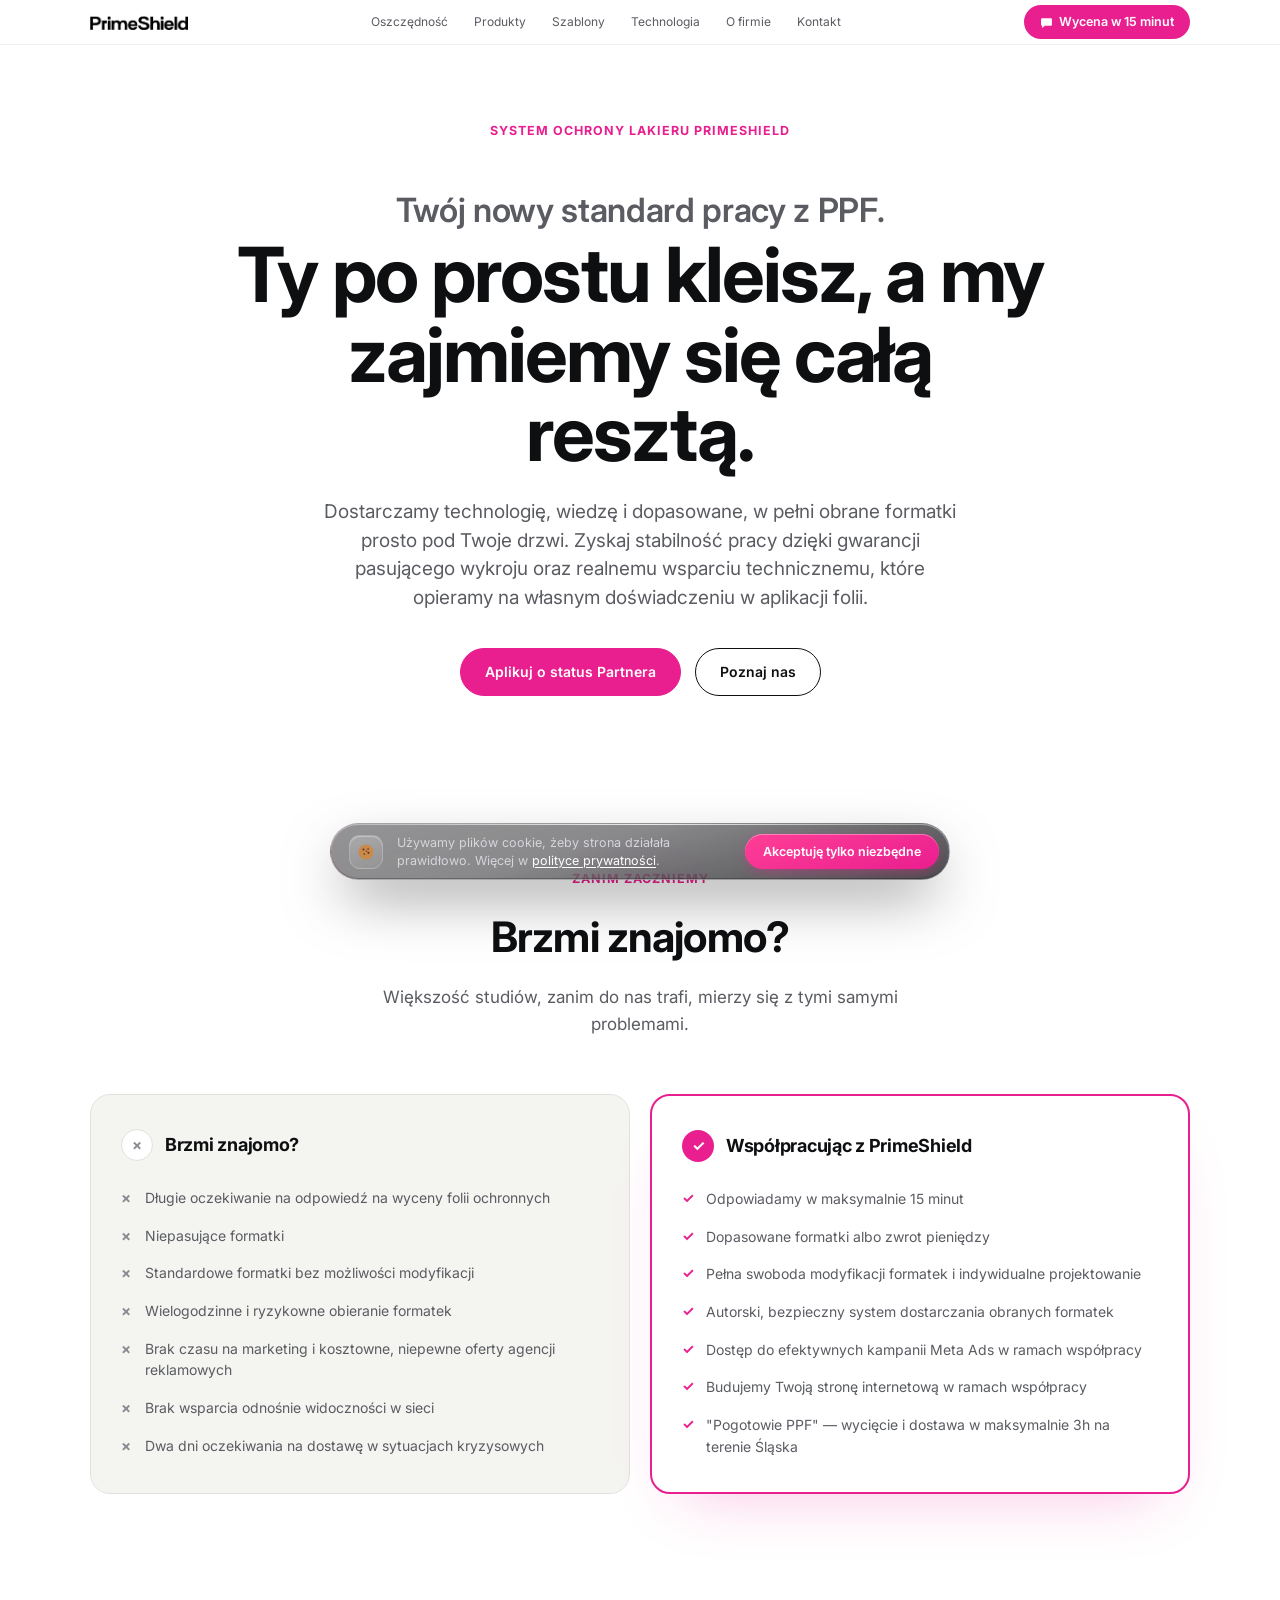
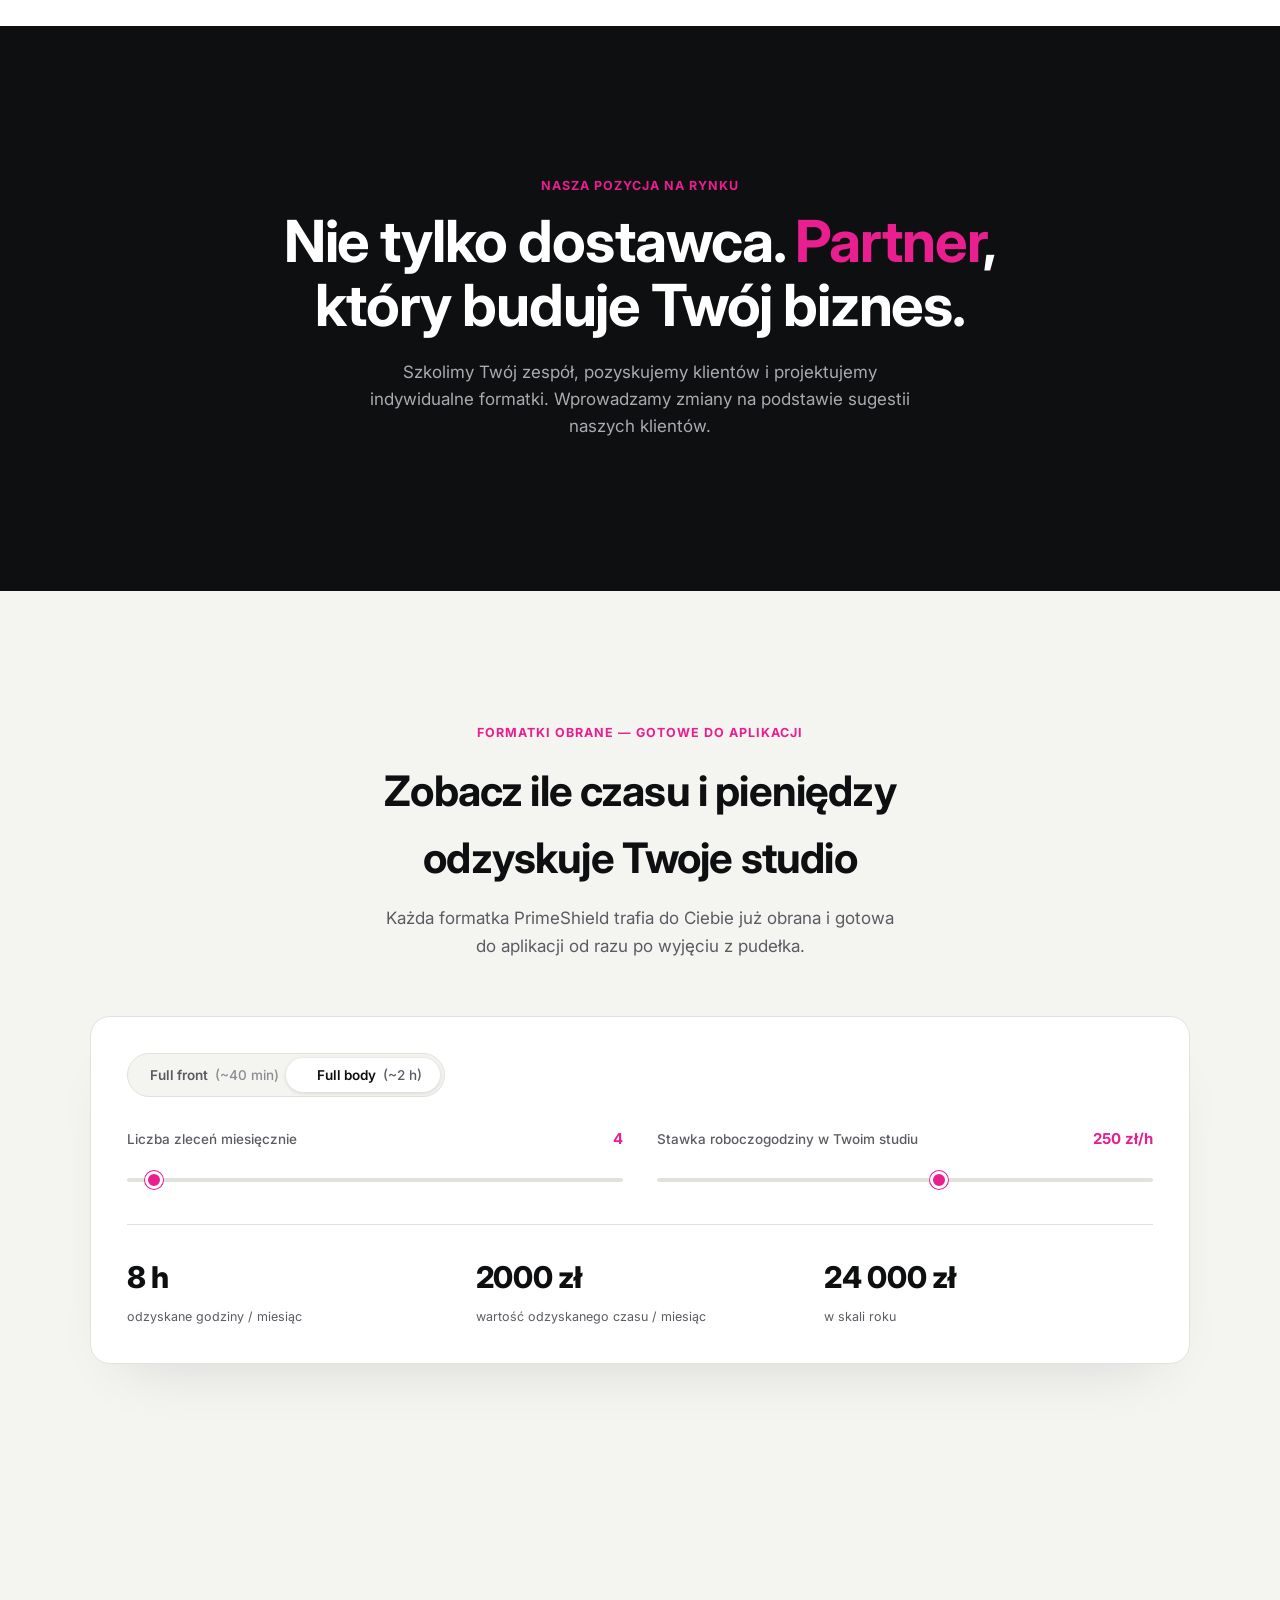
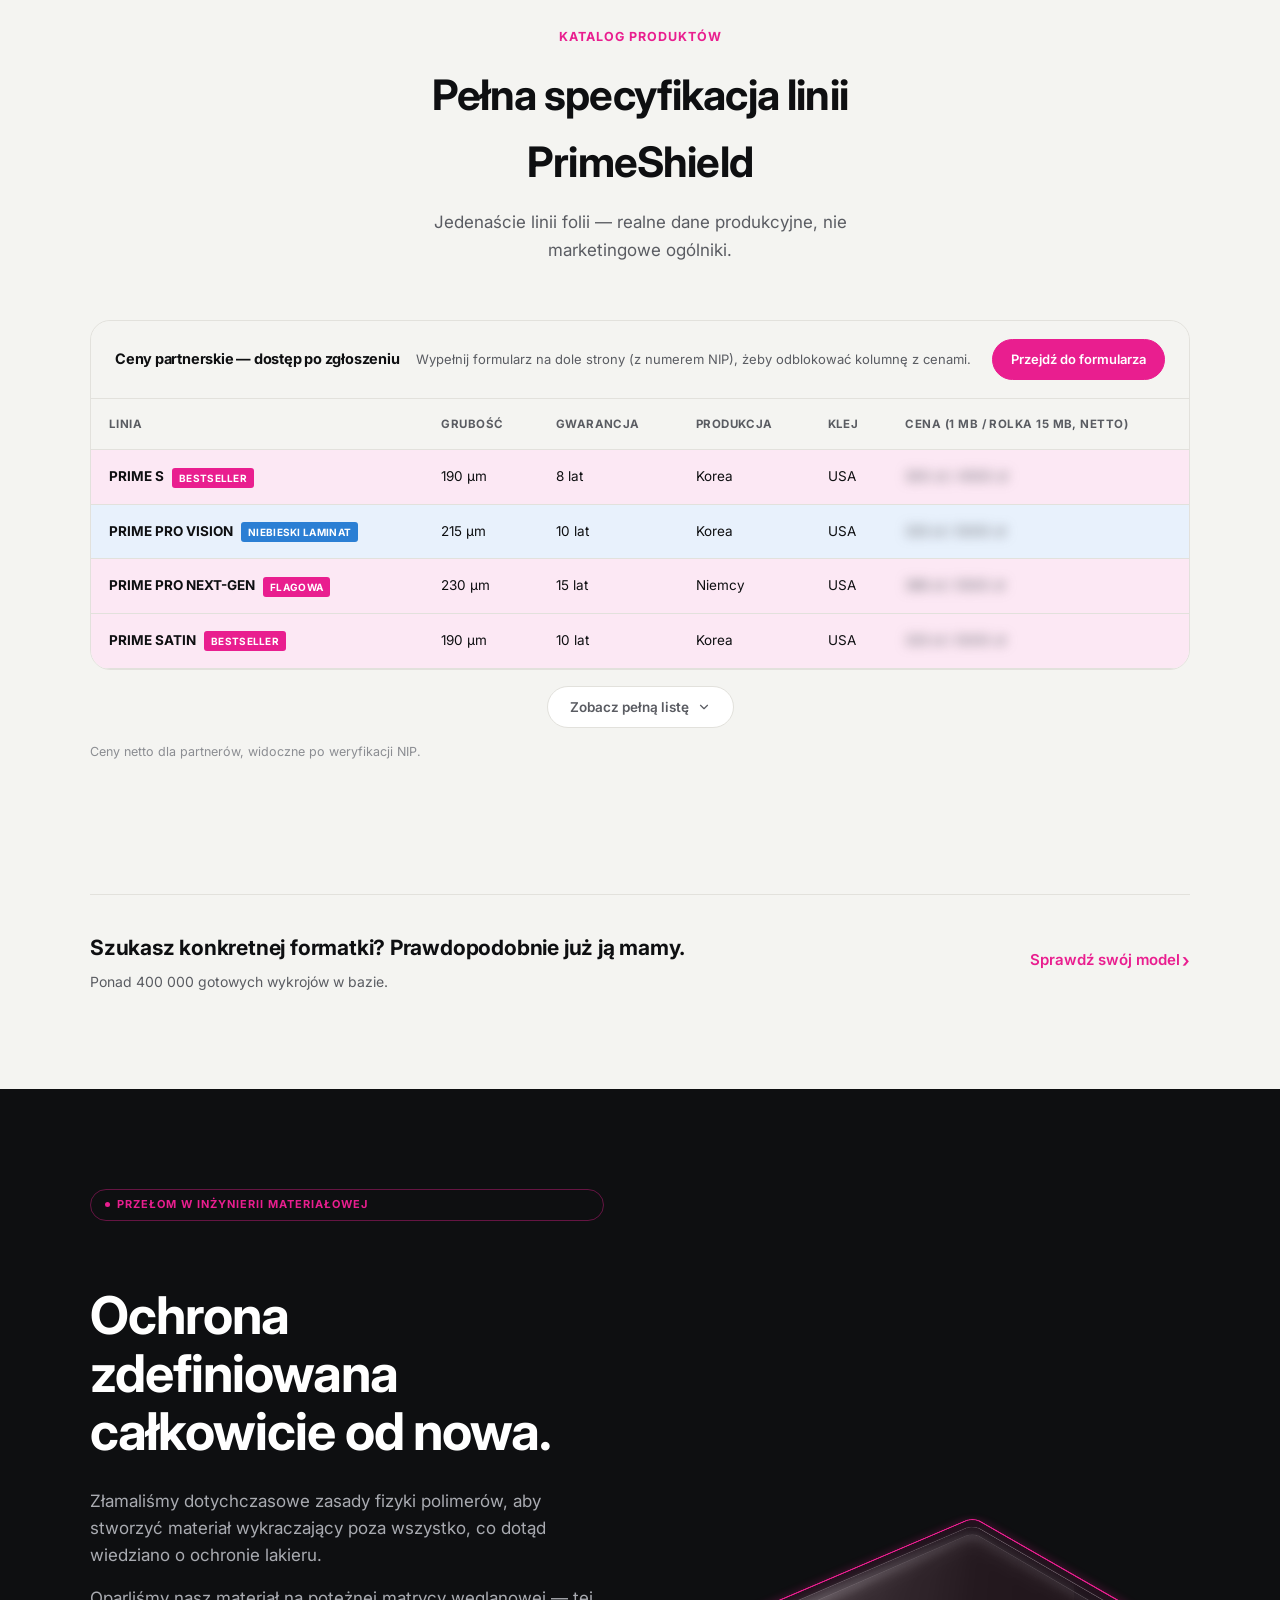
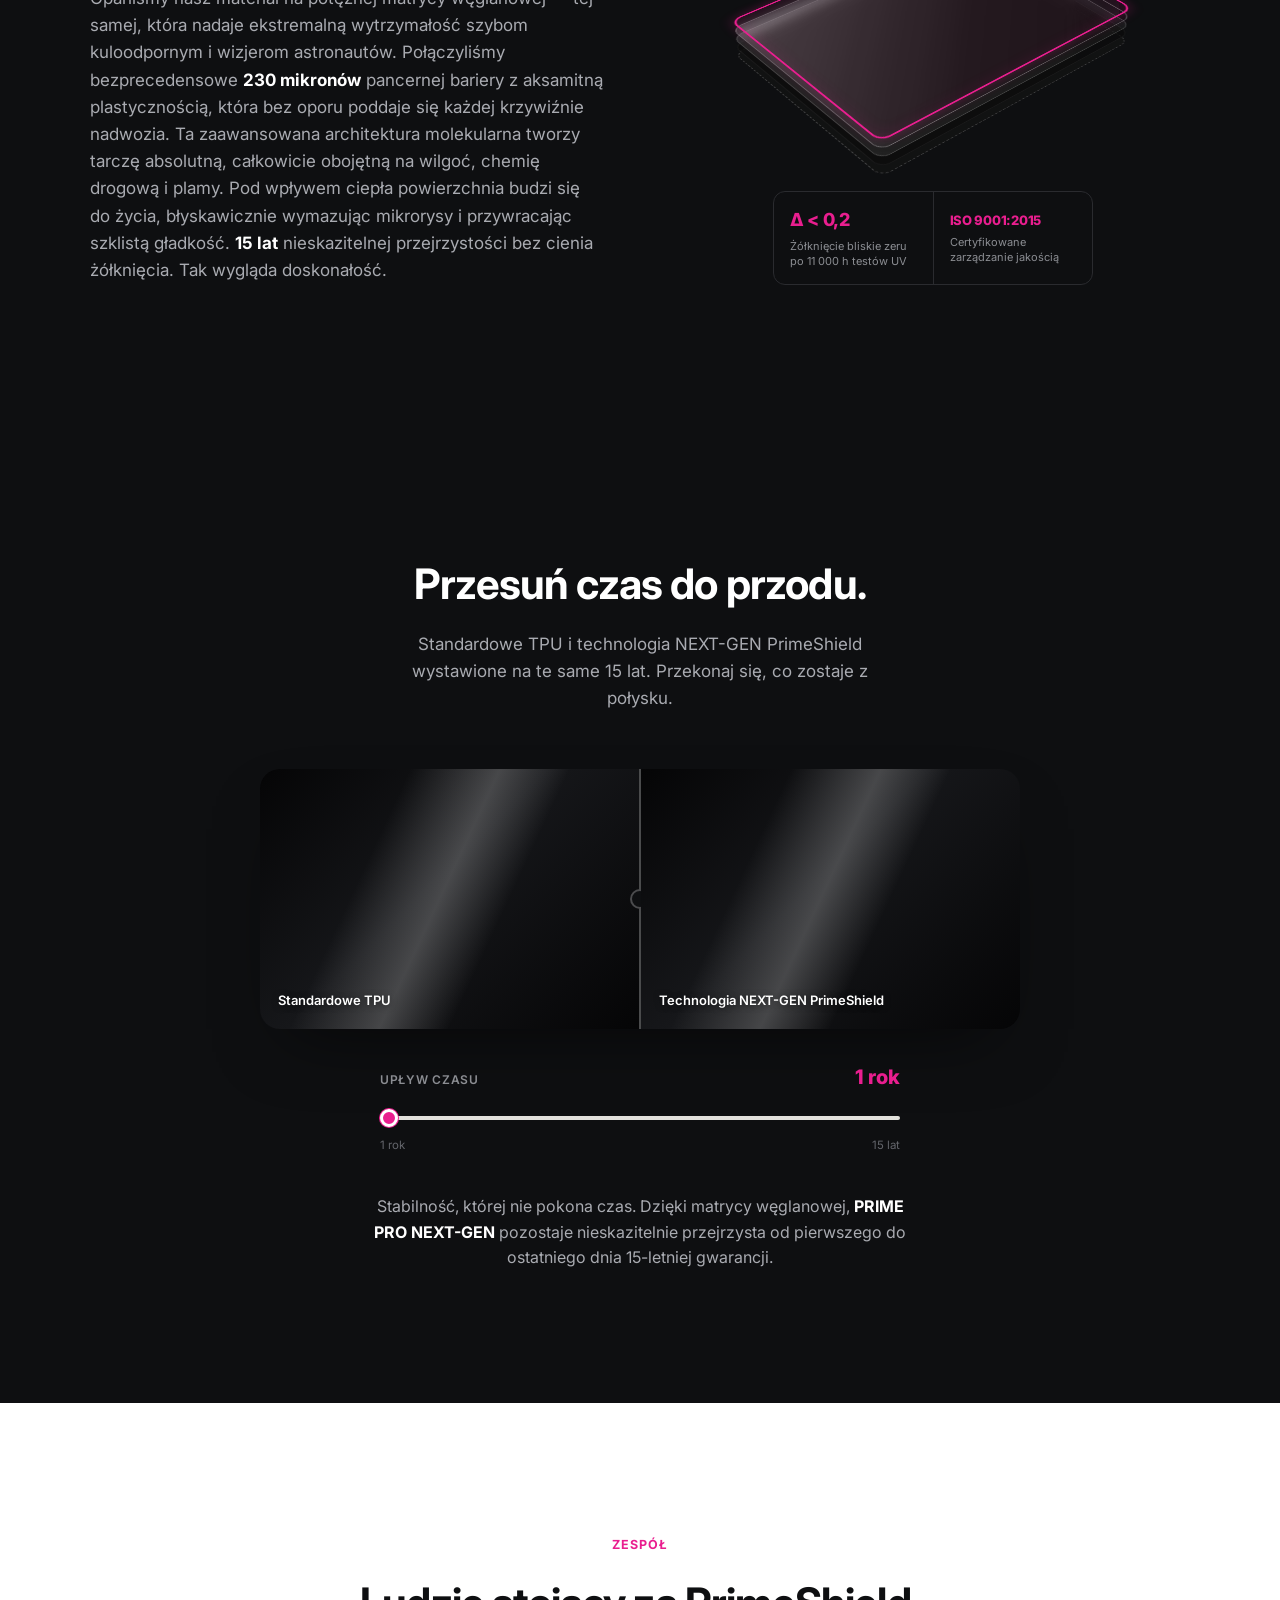
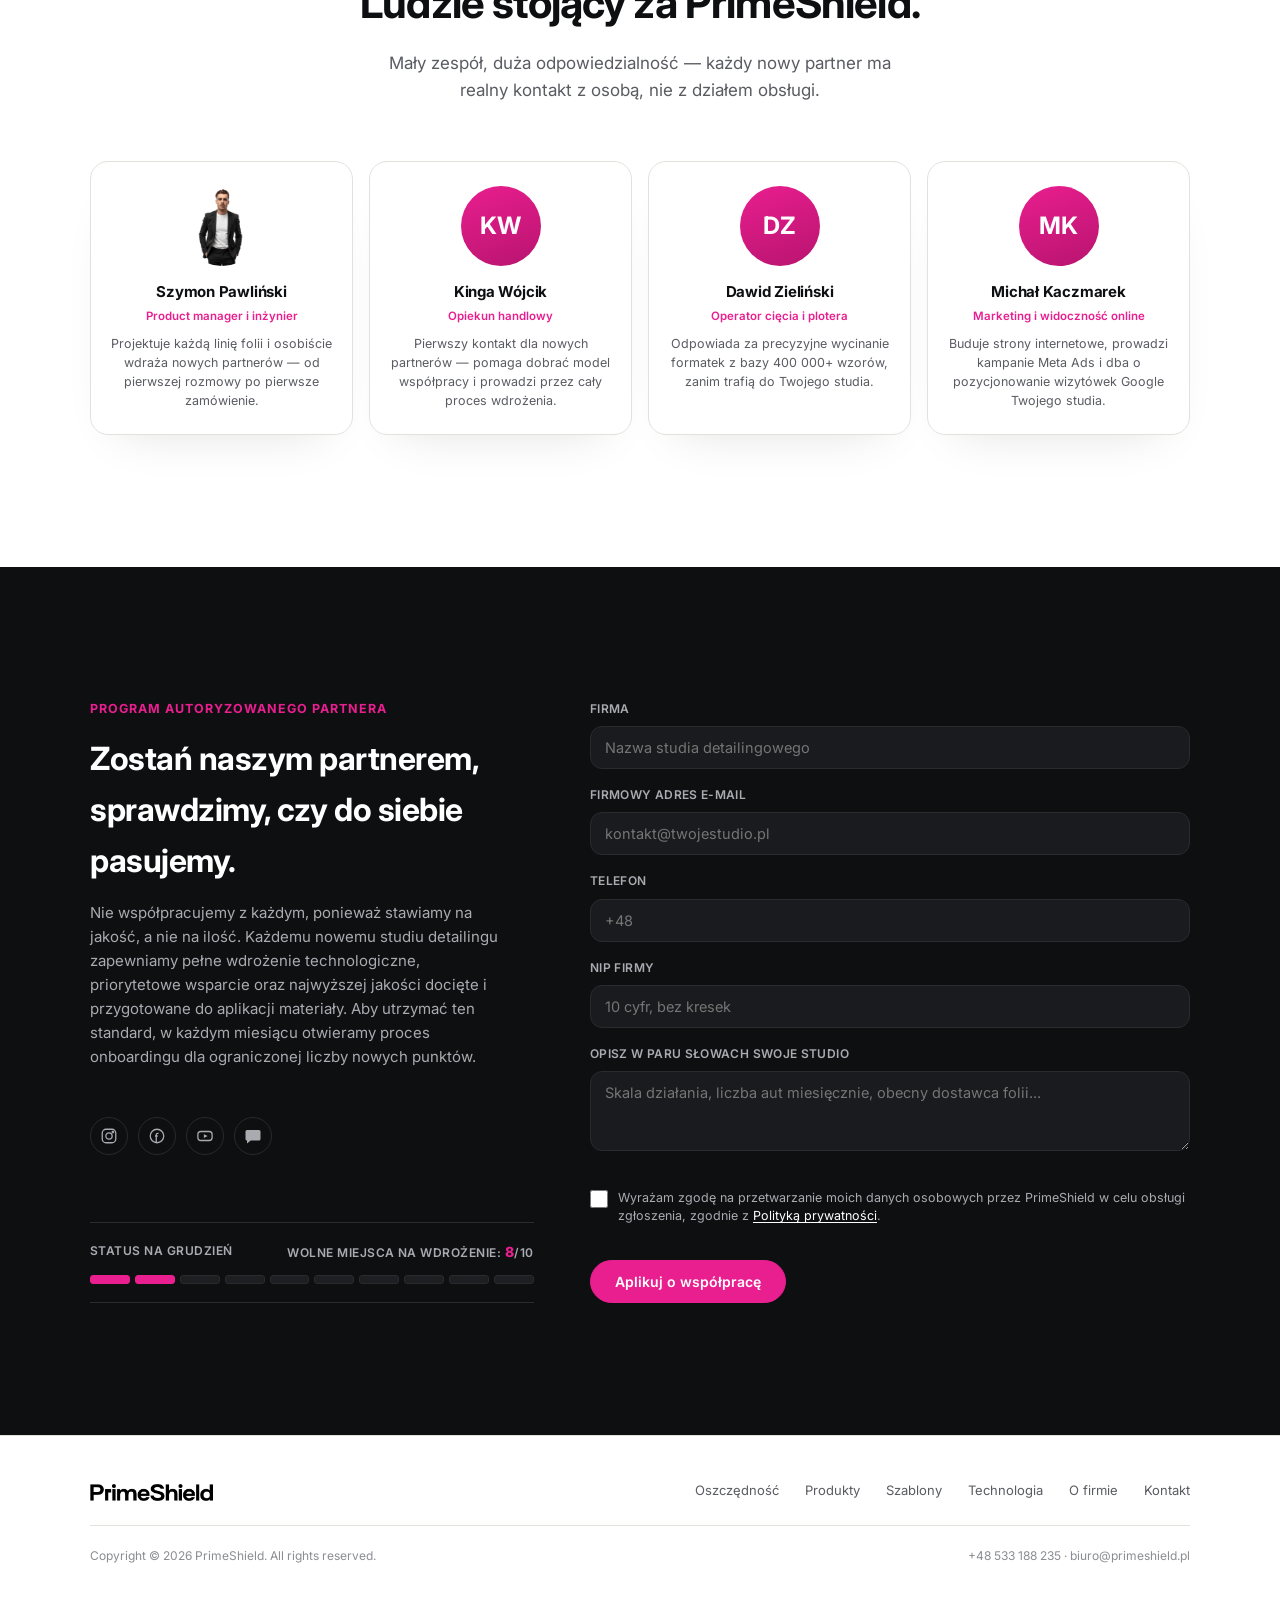
<file: index.html>
<!DOCTYPE html>
<html lang="pl">
<head>
<meta charset="UTF-8">
<meta name="viewport" content="width=device-width, initial-scale=1.0">
<title>PrimeShield PPF — koncepcja v5</title>
<link rel="icon" type="image/jpeg" href="favicon.jpg">
<link rel="preconnect" href="https://fonts.googleapis.com">
<link rel="preconnect" href="https://fonts.gstatic.com" crossorigin>
<link href="https://fonts.googleapis.com/css2?family=Inter:wght@400;500;600;700;800&display=swap" rel="stylesheet">
<link rel="stylesheet" href="style.css">
</head>
<body>

<header>
  <div class="wrap">
    <nav>
      <a href="#" class="logo" id="logoScrollTop" aria-label="Przewiń na górę strony"><img src="logo-simple.png" alt="PrimeShield PPF"></a>
      <div class="nav-links">
        <a href="#kalkulator">Oszczędność</a>
        <a href="#produkty">Produkty</a>
        <a href="szablony.html">Szablony</a>
        <a href="#technologia">Technologia</a>
        <a href="#zespol">O firmie</a>
        <a href="#aplikacja">Kontakt</a>
      </div>
      <a href="https://wa.me/48533188235" class="btn pill" target="_blank" rel="noopener"><svg viewBox="0 0 24 24" width="16" height="16" fill="white" aria-hidden="true"><path d="M4 4h16a2 2 0 0 1 2 2v10a2 2 0 0 1-2 2H9l-5 4v-4H4a2 2 0 0 1-2-2V6a2 2 0 0 1 2-2z"/></svg>Wycena w 15 minut</a>
      <button type="button" class="nav-toggle" id="navToggle" aria-label="Otwórz menu" aria-expanded="false">
        <svg class="icon-hamburger" viewBox="0 0 24 24" width="22" height="22" fill="none" stroke="currentColor" stroke-width="2" stroke-linecap="round">
          <line x1="4" y1="7" x2="20" y2="7"/><line x1="4" y1="12" x2="20" y2="12"/><line x1="4" y1="17" x2="20" y2="17"/>
        </svg>
        <svg class="icon-close" viewBox="0 0 24 24" width="22" height="22" fill="none" stroke="currentColor" stroke-width="2" stroke-linecap="round">
          <line x1="5" y1="5" x2="19" y2="19"/><line x1="19" y1="5" x2="5" y2="19"/>
        </svg>
      </button>
    </nav>
  </div>
</header>

<div class="mobile-menu-overlay" id="mobileMenuOverlay" aria-hidden="true">
  <div class="mobile-menu-inner">
    <nav class="mobile-menu-links">
      <a href="#kalkulator">Oszczędność</a>
      <a href="#produkty">Produkty</a>
      <a href="szablony.html">Szablony</a>
      <a href="#technologia">Technologia</a>
      <a href="#zespol">O firmie</a>
      <a href="#aplikacja">Kontakt</a>
    </nav>
  </div>
</div>

<section class="hero">
  <div class="wrap">
    <div class="hero-single">
      <div class="eyebrow reveal">System ochrony lakieru PrimeShield</div>
      <h1 class="reveal d1"><span class="hero-lead-line">Twój nowy standard pracy z PPF.</span><br><span class="hero-gradient-line">Ty po prostu kleisz, a my zajmiemy się całą resztą.</span></h1>
      <p class="lead reveal d2">Dostarczamy technologię, wiedzę i dopasowane, w pełni obrane formatki prosto pod Twoje drzwi. Zyskaj stabilność pracy dzięki gwarancji pasującego wykroju oraz realnemu wsparciu technicznemu, które opieramy na własnym doświadczeniu w aplikacji folii.</p>
      <div class="hero-cta reveal d3">
        <a href="#aplikacja" class="btn solid">Aplikuj o status Partnera</a>
        <a href="#gwarancja" class="btn">Poznaj nas</a>
      </div>
    </div>
  </div>
</section>

<section id="gwarancja">
  <div class="wrap">
    <div class="section-head reveal">
      <div class="eyebrow">Zanim zaczniemy</div>
      <h2>Brzmi znajomo?</h2>
      <p>Większość studiów, zanim do nas trafi, mierzy się z tymi samymi problemami.</p>
    </div>
    <div class="compare-grid">
      <div class="compare-col compare-bad reveal d1">
        <div class="compare-head"><span class="compare-icon">×</span><h3>Brzmi znajomo?</h3></div>
        <ul>
          <li>Długie oczekiwanie na odpowiedź na wyceny folii ochronnych</li>
          <li>Niepasujące formatki</li>
          <li>Standardowe formatki bez możliwości modyfikacji</li>
          <li>Wielogodzinne i ryzykowne obieranie formatek</li>
          <li>Brak czasu na marketing i kosztowne, niepewne oferty agencji reklamowych</li>
          <li>Brak wsparcia odnośnie widoczności w sieci</li>
          <li>Dwa dni oczekiwania na dostawę w sytuacjach kryzysowych</li>
        </ul>
      </div>
      <div class="compare-col compare-good reveal d2">
        <div class="compare-head"><span class="compare-icon">✓</span><h3>Współpracując z PrimeShield</h3></div>
        <ul>
          <li>Odpowiadamy w maksymalnie 15 minut</li>
          <li>Dopasowane formatki albo zwrot pieniędzy</li>
          <li>Pełna swoboda modyfikacji formatek i indywidualne projektowanie</li>
          <li>Autorski, bezpieczny system dostarczania obranych formatek</li>
          <li>Dostęp do efektywnych kampanii Meta Ads w ramach współpracy</li>
          <li>Budujemy Twoją stronę internetową w ramach współpracy</li>
          <li>"Pogotowie PPF" — wycięcie i dostawa w maksymalnie 3h na terenie Śląska</li>
        </ul>
      </div>
    </div>
  </div>
</section>

<section class="statement">
  <div class="wrap">
    <div class="eyebrow reveal">Nasza pozycja na rynku</div>
    <h2 class="reveal d1">Nie tylko dostawca. <span>Partner</span>, który buduje Twój biznes.</h2>
    <p class="reveal d2">Szkolimy Twój zespół, pozyskujemy klientów i projektujemy indywidualne formatki. Wprowadzamy zmiany na podstawie sugestii naszych klientów.</p>
  </div>
</section>

<section id="kalkulator" class="alt">
  <div class="wrap">
    <div class="section-head reveal">
      <div class="eyebrow">Formatki obrane — gotowe do aplikacji</div>
      <h2>Zobacz ile czasu i pieniędzy odzyskuje Twoje studio</h2>
      <p>Każda formatka PrimeShield trafia do Ciebie już obrana i gotowa do aplikacji od razu po wyjęciu z pudełka.</p>
    </div>
    <div class="calc-box reveal d1">
      <div class="seg-toggle pos-1" id="segToggle" role="group" aria-label="Typ zlecenia">
        <span class="seg-indicator" id="segIndicator"></span>
        <button type="button" class="seg-btn" id="btnFront" data-mins="40">Full front <span>(~40 min)</span></button>
        <button type="button" class="seg-btn active" id="btnBody" data-mins="120">Full body <span>(~2 h)</span></button>
      </div>
      <div class="calc-inputs">
        <div class="calc-field">
          <div class="calc-label"><span>Liczba zleceń miesięcznie</span><span class="calc-val" id="carsVal">4</span></div>
          <input type="range" id="carsSlider" min="3" max="30" value="4" step="1">
        </div>
        <div class="calc-field">
          <div class="calc-label"><span>Stawka roboczogodziny w Twoim studiu</span><span class="calc-val" id="rateVal">250 zł/h</span></div>
          <input type="range" id="rateSlider" min="50" max="400" value="250" step="10">
        </div>
      </div>
      <div class="calc-results">
        <div class="calc-result"><div class="cr-num" id="hoursVal">0 h</div><div class="cr-lbl">odzyskane godziny / miesiąc</div></div>
        <div class="calc-result"><div class="cr-num" id="moneyVal">0 zł</div><div class="cr-lbl">wartość odzyskanego czasu / miesiąc</div></div>
        <div class="calc-result"><div class="cr-num" id="yearVal">0 zł</div><div class="cr-lbl">w skali roku</div></div>
      </div>
    </div>
  </div>
</section>

<section id="produkty" class="alt">
  <div class="wrap">
    <div class="section-head reveal">
      <div class="eyebrow">Katalog produktów</div>
      <h2>Pełna specyfikacja linii PrimeShield</h2>
      <p>Jedenaście linii folii — realne dane produkcyjne, nie marketingowe ogólniki.</p>
    </div>
    <div class="table-scroll price-gate-wrap reveal d1">
      <div class="price-gate" id="priceGate">
        <div class="price-gate-inner">
          <h3>Ceny partnerskie — dostęp po zgłoszeniu</h3>
          <p>Wypełnij formularz na dole strony (z numerem NIP), żeby odblokować kolumnę z cenami.</p>
        </div>
        <a href="#aplikacja" class="btn solid">Przejdź do formularza</a>
      </div>
      <table id="priceTable">
        <thead><tr><th>Linia</th><th>Grubość</th><th>Gwarancja</th><th>Produkcja</th><th>Klej</th><th>Cena (1 mb / rolka 15 mb, netto)</th></tr></thead>
        <tbody id="priceTableBody">
          <tr class="flag"><td class="line-name">PRIME S<span class="flagtag">BESTSELLER</span></td><td>190 μm</td><td>8 lat</td><td>Korea</td><td>USA</td><td class="price"><span class="price-val">300 zł / 4500 zł</span></td></tr>
          <tr class="flag-blue"><td class="line-name">PRIME PRO VISION<span class="flagtag blue">NIEBIESKI LAMINAT</span></td><td>215 μm</td><td>10 lat</td><td>Korea</td><td>USA</td><td class="price"><span class="price-val">333 zł / 5000 zł</span></td></tr>
          <tr class="flag"><td class="line-name">PRIME PRO NEXT-GEN<span class="flagtag">FLAGOWA</span></td><td>230 μm</td><td>15 lat</td><td>Niemcy</td><td>USA</td><td class="price"><span class="price-val">366 zł / 5500 zł</span></td></tr>
          <tr class="flag"><td class="line-name">PRIME SATIN<span class="flagtag">BESTSELLER</span></td><td>190 μm</td><td>10 lat</td><td>Korea</td><td>USA</td><td class="price"><span class="price-val">333 zł / 5000 zł</span></td></tr>
          <tr class="row-extra"><td class="line-name">BASIC</td><td>190 μm</td><td>3 lata</td><td>Chiny</td><td>Chiny</td><td class="price"><span class="price-val">133 zł / 2000 zł</span></td></tr>
          <tr class="row-extra"><td class="line-name">ONE</td><td>190 μm</td><td>5 lat</td><td>Chiny</td><td>Chiny</td><td class="price"><span class="price-val">166 zł / 2500 zł</span></td></tr>
          <tr class="row-extra"><td class="line-name">MATTE BASIC</td><td>190 μm</td><td>5 lat</td><td>Chiny</td><td>Chiny</td><td class="price"><span class="price-val">200 zł / 3000 zł</span></td></tr>
          <tr class="row-extra"><td class="line-name">PRIME PRO+</td><td>255 μm</td><td>10 lat</td><td>USA</td><td>USA</td><td class="price"><span class="price-val">366 zł / 5500 zł</span></td></tr>
          <tr class="row-extra"><td class="line-name">WINDSHIELD</td><td>140 μm</td><td>1 rok</td><td>USA</td><td>USA</td><td class="price"><span class="price-val">333 zł / 5000 zł</span></td></tr>
          <tr class="row-extra"><td class="line-name">SHADE (1, 2, 3, 4)</td><td>160 μm</td><td>10 lat</td><td>USA</td><td>USA</td><td class="price"><span class="price-val">300 zł / 4500 zł</span></td></tr>
          <tr class="row-extra"><td class="line-name">GLOSS BLACK</td><td>190 μm</td><td>10 lat</td><td>USA</td><td>USA</td><td class="price"><span class="price-val">300 zł / 4500 zł</span></td></tr>
        </tbody>
      </table>
    </div>
    <div class="table-toggle-wrap">
      <button type="button" class="table-toggle-btn" id="toggleRows">
        <span id="toggleLabel">Zobacz pełną listę</span>
        <svg class="chev" viewBox="0 0 24 24" width="14" height="14" fill="none" stroke="currentColor" stroke-width="2" stroke-linecap="round" stroke-linejoin="round" aria-hidden="true"><path d="M6 9l6 6 6-6"/></svg>
      </button>
    </div>
    <p class="table-note">Ceny netto dla partnerów, widoczne po weryfikacji NIP.</p>
  </div>
</section>

<section class="template-teaser-section alt">
  <div class="wrap">
    <a href="szablony.html" class="template-teaser reveal">
      <div class="tt-copy">
        <span class="tt-headline">Szukasz konkretnej formatki? Prawdopodobnie już ją mamy.</span>
        <span class="tt-sub">Ponad 400 000 gotowych wykrojów w bazie.</span>
      </div>
      <span class="tt-link">Sprawdź swój model<span class="tt-chevron">›</span></span>
    </a>
  </div>
</section>

<section id="technologia" class="story-section story-dark story-merged">
  <div class="wrap">
    <div class="story-merged-grid">
      <div class="story-merged-text">
        <div class="story-tag reveal">Przełom w inżynierii materiałowej</div>
        <div class="story-name story-name-left reveal d1">PRIME PRO NEXT-GEN</div>
        <h2 class="story-h2 story-h2-left reveal d2">Ochrona zdefiniowana całkowicie od nowa.</h2>
        <p class="story-p story-p-left reveal d3">Złamaliśmy dotychczasowe zasady fizyki polimerów, aby stworzyć materiał wykraczający poza wszystko, co dotąd wiedziano o ochronie lakieru.</p>
        <p class="story-p story-p-left reveal d4">Oparliśmy nasz materiał na potężnej matrycy węglanowej — tej samej, która nadaje ekstremalną wytrzymałość szybom kuloodpornym i wizjerom astronautów. Połączyliśmy bezprecedensowe <strong>230 mikronów</strong> pancernej bariery z aksamitną plastycznością, która bez oporu poddaje się każdej krzywiźnie nadwozia. Ta zaawansowana architektura molekularna tworzy tarczę absolutną, całkowicie obojętną na wilgoć, chemię drogową i plamy. Pod wpływem ciepła powierzchnia budzi się do życia, błyskawicznie wymazując mikrorysy i przywracając szklistą gładkość. <strong>15 lat</strong> nieskazitelnej przejrzystości bez cienia żółknięcia. Tak wygląda doskonałość.</p>
      </div>
      <div class="story-merged-visual reveal d2">
        <div class="teardown-scene">
          <div class="teardown-wrapper">
            <div class="layer layer-5">
              <div class="content">
                <span class="num">05</span>
                <h4 class="title">Folia PET (release)</h4>
              </div>
            </div>
            <div class="layer layer-4">
              <div class="content">
                <span class="num">04</span>
                <h4 class="title">Bezwonny klej</h4>
              </div>
            </div>
            <div class="layer layer-3">
              <div class="content">
                <span class="num">03</span>
                <h4 class="title">Warstwa poliwęglanowa TPU</h4>
              </div>
            </div>
            <div class="layer layer-2">
              <div class="content">
                <span class="num">02</span>
                <h4 class="title">Zintegrowana samoregeneracja</h4>
              </div>
            </div>
            <div class="layer layer-1">
              <div class="content">
                <span class="num">01</span>
                <h4 class="title">Folia PET</h4>
              </div>
            </div>
          </div>
        </div>
        <div class="visual-stats">
          <div class="visual-stat-item">
            <span class="vs-num">Δ &lt; 0,2</span>
            <span class="vs-text">Żółknięcie bliskie zeru po 11 000 h testów UV</span>
          </div>
          <div class="vs-sep"></div>
          <div class="visual-stat-item">
            <span class="vs-num vs-num-sm">ISO 9001:2015</span>
            <span class="vs-text">Certyfikowane zarządzanie jakością</span>
          </div>
        </div>
      </div>
    </div>
  </div>
</section>

<section id="test-czasu" class="story-dark">
  <div class="wrap">
    <div class="section-head">
      <div class="eyebrow reveal">Test czasu</div>
      <h2 class="reveal d1">Przesuń czas do przodu.</h2>
      <p class="reveal d2">Standardowe TPU i technologia NEXT-GEN PrimeShield wystawione na te same 15 lat. Przekonaj się, co zostaje z połysku.</p>
    </div>

    <div class="tpu-compare-panel reveal d2">
      <div class="tpu-half tpu-left" id="tpuLeft">
        <div class="tpu-gloss" id="tpuGloss"></div>
        <div class="tpu-yellow" id="tpuYellow"></div>
        <div class="tpu-stains" id="tpuStains"></div>
        <span class="tpu-label">Standardowe TPU</span>
      </div>
      <div class="tpu-divider" aria-hidden="true">
        <svg viewBox="0 0 24 24" width="20" height="20" fill="none" stroke="#fff" stroke-width="2" stroke-linecap="round" stroke-linejoin="round"><polyline points="8 5 3 12 8 19"/><polyline points="16 5 21 12 16 19"/></svg>
      </div>
      <div class="tpu-half tpu-right">
        <div class="tpu-gloss"></div>
        <span class="tpu-label">Technologia NEXT-GEN PrimeShield</span>
      </div>
    </div>

    <div class="tpu-timeline reveal d3">
      <div class="tpu-timeline-top">
        <span class="tpu-timeline-caption">Upływ czasu</span>
        <span class="tpu-timeline-year" id="tpuYearVal">1 rok</span>
      </div>
      <input type="range" id="tpuYearSlider" class="tpu-range" min="1" max="15" value="1" step="1" aria-label="Liczba lat eksploatacji">
      <div class="tpu-timeline-ends"><span>1 rok</span><span>15 lat</span></div>
    </div>

    <p class="tpu-caption reveal d4">Stabilność, której nie pokona czas. Dzięki matrycy węglanowej, <strong>PRIME PRO NEXT-GEN</strong> pozostaje nieskazitelnie przejrzysta od pierwszego do ostatniego dnia 15-letniej gwarancji.</p>
  </div>
</section>

<section id="zespol">
  <div class="wrap">
    <div class="section-head">
      <div class="eyebrow reveal">Zespół</div>
      <h2 class="reveal d1">Ludzie stojący za PrimeShield.</h2>
      <p class="reveal d2">Mały zespół, duża odpowiedzialność — każdy nowy partner ma realny kontakt z osobą, nie z działem obsługi.</p>
    </div>
    <div class="team-grid-new reveal d2">
      <div class="team-card">
        <div class="team-photo"><img src="founder.webp" alt="Szymon Pawliński, CEO PrimeShield"></div>
        <h3>Szymon Pawliński</h3>
        <span class="team-role">Product manager i inżynier</span>
        <p>Projektuje każdą linię folii i osobiście wdraża nowych partnerów — od pierwszej rozmowy po pierwsze zamówienie.</p>
      </div>
      <div class="team-card">
        <div class="team-photo team-avatar-circle">KW</div>
        <h3>Kinga Wójcik</h3>
        <span class="team-role">Opiekun handlowy</span>
        <p>Pierwszy kontakt dla nowych partnerów — pomaga dobrać model współpracy i prowadzi przez cały proces wdrożenia.</p>
      </div>
      <div class="team-card">
        <div class="team-photo team-avatar-circle">DZ</div>
        <h3>Dawid Zieliński</h3>
        <span class="team-role">Operator cięcia i plotera</span>
        <p>Odpowiada za precyzyjne wycinanie formatek z bazy 400 000+ wzorów, zanim trafią do Twojego studia.</p>
      </div>
      <div class="team-card">
        <div class="team-photo team-avatar-circle">MK</div>
        <h3>Michał Kaczmarek</h3>
        <span class="team-role">Marketing i widoczność online</span>
        <p>Buduje strony internetowe, prowadzi kampanie Meta Ads i dba o pozycjonowanie wizytówek Google Twojego studia.</p>
      </div>
    </div>
  </div>
</section>

<section id="aplikacja" class="cta-section">
  <div class="wrap cta-grid">
    <div class="cta-left reveal">
      <div class="eyebrow">Program Autoryzowanego Partnera</div>
      <h2>Zostań naszym partnerem, sprawdzimy, czy do siebie pasujemy.</h2>
      <p>Nie współpracujemy z każdym, ponieważ stawiamy na jakość, a nie na ilość. Każdemu nowemu studiu detailingu zapewniamy pełne wdrożenie technologiczne, priorytetowe wsparcie oraz najwyższej jakości docięte i przygotowane do aplikacji materiały. Aby utrzymać ten standard, w każdym miesiącu otwieramy proces onboardingu dla ograniczonej liczby nowych punktów.</p>
      <div class="social-row">
        <a href="https://www.instagram.com/primeshield_ppf/" target="_blank" rel="noopener" aria-label="Instagram" class="social-icon">
          <svg viewBox="0 0 24 24" width="18" height="18" fill="none" stroke="currentColor" stroke-width="1.7"><rect x="3" y="3" width="18" height="18" rx="5"/><circle cx="12" cy="12" r="4.2"/><circle cx="17.2" cy="6.8" r="1"/></svg>
        </a>
        <a href="#" target="_blank" rel="noopener" aria-label="Facebook" class="social-icon">
          <svg viewBox="0 0 24 24" width="18" height="18" fill="none" stroke="currentColor" stroke-width="1.7"><circle cx="12" cy="12" r="9"/><path d="M14 8.5h-1.3c-1 0-1.7.7-1.7 1.7V12M9.3 12h3.7M11 12v9"/></svg>
        </a>
        <a href="#" target="_blank" rel="noopener" aria-label="YouTube" class="social-icon">
          <svg viewBox="0 0 24 24" width="18" height="18" fill="none" stroke="currentColor" stroke-width="1.7"><rect x="2.5" y="6" width="19" height="12" rx="4"/><path d="M10.5 9.5l5 2.5-5 2.5z" fill="currentColor" stroke="none"/></svg>
        </a>
        <a href="https://wa.me/48533188235" target="_blank" rel="noopener" aria-label="WhatsApp" class="social-icon">
          <svg viewBox="0 0 24 24" width="18" height="18" fill="currentColor"><path d="M4 4h16a2 2 0 0 1 2 2v10a2 2 0 0 1-2 2H9l-5 4v-4H4a2 2 0 0 1-2-2V6a2 2 0 0 1 2-2z"/></svg>
        </a>
      </div>
      <div class="slots">
        <div class="slots-label"><span>Status na <span id="currentMonth">sierpień</span></span><span>Wolne miejsca na wdrożenie: <b id="slotsFreeCount">3</b>/10</span></div>
        <div class="slots-track" id="slotsTrack">
          <div class="slot"></div><div class="slot"></div><div class="slot"></div><div class="slot"></div><div class="slot"></div><div class="slot"></div><div class="slot"></div><div class="slot"></div><div class="slot"></div><div class="slot"></div>
        </div>
      </div>
    </div>
    <form id="applyForm" class="reveal d1">
      <div class="field"><label for="f-firma">Firma</label><input id="f-firma" type="text" placeholder="Nazwa studia detailingowego" required></div>
      <div class="field"><label for="f-mail">Firmowy adres e-mail</label><input id="f-mail" type="email" placeholder="kontakt@twojestudio.pl" required></div>
      <div class="field"><label for="f-tel">Telefon</label><input id="f-tel" type="tel" placeholder="+48"></div>
      <div class="field"><label for="f-nip">NIP firmy</label><input id="f-nip" type="text" placeholder="10 cyfr, bez kresek" inputmode="numeric" maxlength="10" required></div>
      <div class="field"><label for="f-opis">Opisz w paru słowach swoje studio</label><textarea id="f-opis" placeholder="Skala działania, liczba aut miesięcznie, obecny dostawca folii..."></textarea></div>
      <div class="field-error" id="applyError">Wpisz poprawny, 10-cyfrowy NIP, żeby wysłać zgłoszenie.</div>
      <label class="field-checkbox" for="f-rodo">
        <input type="checkbox" id="f-rodo" required>
        <span>Wyrażam zgodę na przetwarzanie moich danych osobowych przez PrimeShield w celu obsługi zgłoszenia, zgodnie z <a href="polityka-prywatnosci.html" target="_blank" rel="noopener">Polityką prywatności</a>.</span>
      </label>
      <div class="field-error" id="rodoError">Zaznacz zgodę na przetwarzanie danych, żeby wysłać zgłoszenie.</div>
      <button type="submit" class="btn solid">Aplikuj o współpracę</button>
    </form>
    <div class="apply-success" id="applySuccess">
      <h3>Zgłoszenie wysłane</h3>
      <p>Odezwiemy się wkrótce. Ceny partnerskie są już odblokowane.</p>
      <a href="#produkty" class="btn solid">Zobacz ceny w cenniku</a>
    </div>
  </div>
</section>

<footer>
  <div class="wrap">
    <div class="foot-grid">
      <a href="#" class="logo logo-footer-link" aria-label="Przewiń na górę strony"><img src="logo-simple.png" alt="PrimeShield PPF"></a>
      <div class="foot-links">
        <a href="#kalkulator">Oszczędność</a>
        <a href="#produkty">Produkty</a>
        <a href="szablony.html">Szablony</a>
        <a href="#technologia">Technologia</a>
        <a href="#zespol">O firmie</a>
        <a href="#aplikacja">Kontakt</a>
      </div>
    </div>
    <div class="foot-bottom">
      <span>Copyright © 2026 PrimeShield. All rights reserved.</span>
      <span>+48 533 188 235 · biuro@primeshield.pl</span>
    </div>
  </div>
</footer>

<a href="https://wa.me/48533188235" class="mobile-cta-float" target="_blank" rel="noopener" aria-label="Wycena w 15 minut przez WhatsApp">
  <svg viewBox="0 0 24 24" width="16" height="16" fill="white" aria-hidden="true"><path d="M4 4h16a2 2 0 0 1 2 2v10a2 2 0 0 1-2 2H9l-5 4v-4H4a2 2 0 0 1-2-2V6a2 2 0 0 1 2-2z"/></svg>
  Wycena w 15 minut
</a>

<div class="cookie-toast" id="cookieToast" role="dialog" aria-label="Zgoda na pliki cookie">
  <div class="cookie-icon" aria-hidden="true">
    <svg viewBox="0 0 24 24" width="20" height="20" fill="none">
      <circle cx="12" cy="12" r="9" fill="#c98a4b"/>
      <circle cx="9" cy="9" r="1.3" fill="#5c3a1e"/>
      <circle cx="14.5" cy="8.5" r="1" fill="#5c3a1e"/>
      <circle cx="15" cy="13" r="1.3" fill="#5c3a1e"/>
      <circle cx="10" cy="14.5" r="1" fill="#5c3a1e"/>
      <circle cx="12.5" cy="11" r="0.9" fill="#5c3a1e"/>
    </svg>
  </div>
  <p class="cookie-text">Używamy plików cookie, żeby strona działała prawidłowo. Więcej w <a href="polityka-prywatnosci.html" class="cookie-link">polityce prywatności</a>.</p>
  <button type="button" class="cookie-btn cookie-btn-solid" id="cookieAcceptNecessary">Akceptuję tylko niezbędne</button>
</div>

<script src="script.js"></script>

</body>
</html>
</file>
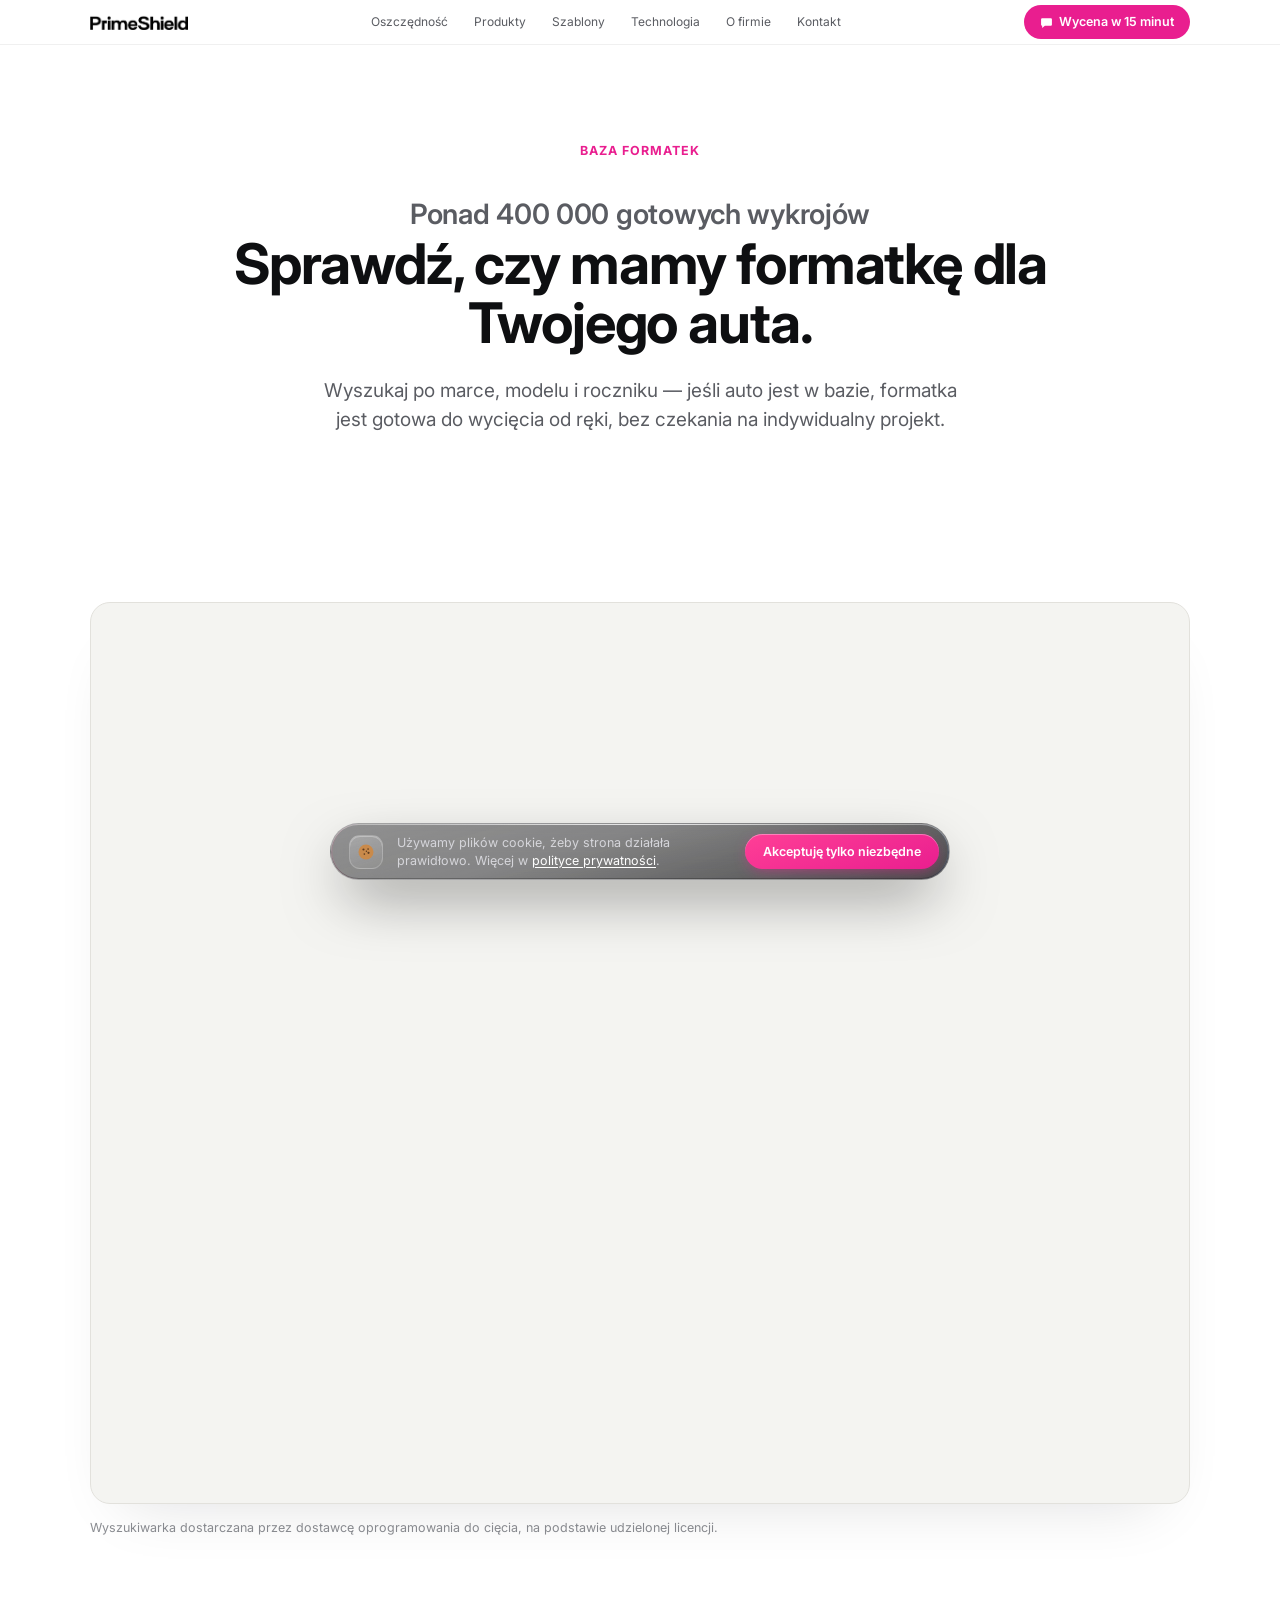
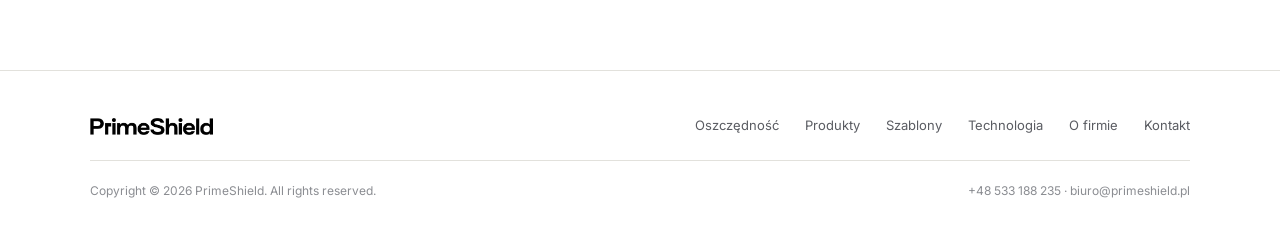
<file: szablony.html>
<!DOCTYPE html>
<html lang="pl">
<head>
<meta charset="UTF-8">
<meta name="viewport" content="width=device-width, initial-scale=1.0">
<title>Baza formatek — PrimeShield PPF</title>
<link rel="icon" type="image/jpeg" href="favicon.jpg">
<link rel="preconnect" href="https://fonts.googleapis.com">
<link rel="preconnect" href="https://fonts.gstatic.com" crossorigin>
<link href="https://fonts.googleapis.com/css2?family=Inter:wght@400;500;600;700;800&display=swap" rel="stylesheet">
<link rel="stylesheet" href="style.css">
</head>
<body>

<header>
  <div class="wrap">
    <nav>
      <a href="index.html" class="logo" aria-label="Strona główna PrimeShield"><img src="logo-simple.png" alt="PrimeShield PPF"></a>
      <div class="nav-links">
        <a href="index.html#kalkulator">Oszczędność</a>
        <a href="index.html#produkty">Produkty</a>
        <a href="szablony.html">Szablony</a>
        <a href="index.html#technologia">Technologia</a>
        <a href="index.html#zespol">O firmie</a>
        <a href="index.html#aplikacja">Kontakt</a>
      </div>
      <a href="https://wa.me/48533188235" class="btn pill" target="_blank" rel="noopener"><svg viewBox="0 0 24 24" width="16" height="16" fill="white" aria-hidden="true"><path d="M4 4h16a2 2 0 0 1 2 2v10a2 2 0 0 1-2 2H9l-5 4v-4H4a2 2 0 0 1-2-2V6a2 2 0 0 1 2-2z"/></svg>Wycena w 15 minut</a>
      <button type="button" class="nav-toggle" id="navToggle" aria-label="Otwórz menu" aria-expanded="false">
        <svg class="icon-hamburger" viewBox="0 0 24 24" width="22" height="22" fill="none" stroke="currentColor" stroke-width="2" stroke-linecap="round">
          <line x1="4" y1="7" x2="20" y2="7"/><line x1="4" y1="12" x2="20" y2="12"/><line x1="4" y1="17" x2="20" y2="17"/>
        </svg>
        <svg class="icon-close" viewBox="0 0 24 24" width="22" height="22" fill="none" stroke="currentColor" stroke-width="2" stroke-linecap="round">
          <line x1="5" y1="5" x2="19" y2="19"/><line x1="19" y1="5" x2="5" y2="19"/>
        </svg>
      </button>
    </nav>
  </div>
</header>

<div class="mobile-menu-overlay" id="mobileMenuOverlay" aria-hidden="true">
  <div class="mobile-menu-inner">
    <nav class="mobile-menu-links">
      <a href="index.html#kalkulator">Oszczędność</a>
      <a href="index.html#produkty">Produkty</a>
      <a href="szablony.html">Szablony</a>
      <a href="index.html#technologia">Technologia</a>
      <a href="index.html#zespol">O firmie</a>
      <a href="index.html#aplikacja">Kontakt</a>
    </nav>
  </div>
</div>

<section class="hero" style="padding:96px 0 0;">
  <div class="wrap">
    <div class="hero-single">
      <div class="eyebrow reveal">Baza formatek</div>
      <h1 class="reveal d1" style="font-size:clamp(32px,5vw,56px);"><span class="hero-lead-line" style="font-size:0.5em;">Ponad 400 000 gotowych wykrojów</span><br>Sprawdź, czy mamy formatkę dla Twojego auta.</h1>
      <p class="lead reveal d2">Wyszukaj po marce, modelu i roczniku — jeśli auto jest w bazie, formatka jest gotowa do wycięcia od ręki, bez czekania na indywidualny projekt.</p>
    </div>
  </div>
</section>

<section>
  <div class="wrap">
    <div class="template-search-frame reveal d1">
      <iframe
        src="https://s.hcut.cn/search?___lang=en-us"
        title="Wyszukiwarka szablonów formatek PPF"
        loading="lazy"
        referrerpolicy="no-referrer-when-downgrade">
      </iframe>
    </div>
    <p class="table-note">Wyszukiwarka dostarczana przez dostawcę oprogramowania do cięcia, na podstawie udzielonej licencji.</p>
  </div>
</section>

<footer>
  <div class="wrap">
    <div class="foot-grid">
      <a href="index.html" class="logo logo-footer-link" aria-label="Strona główna PrimeShield"><img src="logo-simple.png" alt="PrimeShield PPF"></a>
      <div class="foot-links">
        <a href="index.html#kalkulator">Oszczędność</a>
        <a href="index.html#produkty">Produkty</a>
        <a href="szablony.html">Szablony</a>
        <a href="index.html#technologia">Technologia</a>
        <a href="index.html#zespol">O firmie</a>
        <a href="index.html#aplikacja">Kontakt</a>
      </div>
    </div>
    <div class="foot-bottom">
      <span>Copyright © 2026 PrimeShield. All rights reserved.</span>
      <span>+48 533 188 235 · biuro@primeshield.pl</span>
    </div>
  </div>
</footer>

<a href="https://wa.me/48533188235" class="mobile-cta-float" target="_blank" rel="noopener" aria-label="Wycena w 15 minut przez WhatsApp">
  <svg viewBox="0 0 24 24" width="16" height="16" fill="white" aria-hidden="true"><path d="M4 4h16a2 2 0 0 1 2 2v10a2 2 0 0 1-2 2H9l-5 4v-4H4a2 2 0 0 1-2-2V6a2 2 0 0 1 2-2z"/></svg>
  Wycena w 15 minut
</a>

<div class="cookie-toast" id="cookieToast" role="dialog" aria-label="Zgoda na pliki cookie">
  <div class="cookie-icon" aria-hidden="true">
    <svg viewBox="0 0 24 24" width="20" height="20" fill="none">
      <circle cx="12" cy="12" r="9" fill="#c98a4b"/>
      <circle cx="9" cy="9" r="1.3" fill="#5c3a1e"/>
      <circle cx="14.5" cy="8.5" r="1" fill="#5c3a1e"/>
      <circle cx="15" cy="13" r="1.3" fill="#5c3a1e"/>
      <circle cx="10" cy="14.5" r="1" fill="#5c3a1e"/>
      <circle cx="12.5" cy="11" r="0.9" fill="#5c3a1e"/>
    </svg>
  </div>
  <p class="cookie-text">Używamy plików cookie, żeby strona działała prawidłowo. Więcej w <a href="polityka-prywatnosci.html" class="cookie-link">polityce prywatności</a>.</p>
  <button type="button" class="cookie-btn cookie-btn-solid" id="cookieAcceptNecessary">Akceptuję tylko niezbędne</button>
</div>

<script src="script.js"></script>

</body>
</html>
</file>
<file: style.css>
:root{
    --white:#ffffff;
    --offwhite:#f4f4f1;
    --ink:#0e0f11;
    --ink-soft:#5a5c62;
    --ink-mute:#8b8d92;
    --border:#e2e1dc;
    --magenta:#e91e8f;
    --magenta-deep:#b8146f;
    --magenta-tint:#fce8f4;
    --blue-tint:#e8f1fc;
    --magenta-soft:#f2add4;
    --radius:12px;
    --font:'Inter',sans-serif;
  }
  *{box-sizing:border-box;margin:0;padding:0;}
  html{scroll-behavior:smooth;}
  body{background:var(--white);color:var(--ink);font-family:var(--font);font-size:15.5px;line-height:1.6;-webkit-font-smoothing:antialiased;}
  img{max-width:100%;display:block;}
  a{color:inherit;text-decoration:none;}
  :focus-visible{outline:2px solid var(--magenta);outline-offset:2px;}
  .wrap{max-width:1180px;margin:0 auto;padding:0 40px;}
  @media (max-width:760px){ .wrap{padding:0 22px;} }
  h1,h2,h3{font-family:var(--font);letter-spacing:-0.015em;}
  section{padding:132px 0;}
  .eyebrow{font-size:12.5px;font-weight:700;color:var(--magenta);letter-spacing:0.08em;text-transform:uppercase;margin-bottom:14px;}
  .section-head{max-width:640px;margin:0 auto 56px;text-align:center;}
  .section-head h2{font-size:clamp(28px,3.6vw,42px);font-weight:700;margin-bottom:14px;letter-spacing:-0.02em;}
  .section-head p{color:var(--ink-soft);font-size:17px;max-width:520px;margin:0 auto;}
  .alt{background:var(--offwhite);}

  /* NAV */
  header{
    position:sticky;top:0;z-index:50;
    background:rgba(255,255,255,0.8);
    -webkit-backdrop-filter:blur(20px) saturate(180%);
    backdrop-filter:blur(20px) saturate(180%);
    border-bottom:1px solid rgba(0,0,0,0.06);
  }
  nav{display:flex;align-items:center;justify-content:space-between;height:44px;padding:0;position:relative;}
  .logo{display:flex;align-items:center;gap:10px;}
  .logo img{height:16px;width:auto;}
  .nav-links{display:flex;gap:26px;font-size:12px;font-weight:400;color:var(--ink-soft);}
  .nav-links a:hover{color:var(--ink);}
  .nav-toggle{display:none;background:none;border:none;color:var(--ink);cursor:pointer;padding:6px;margin-left:8px;}
  @media (max-width:800px){
    .nav-toggle{display:flex;align-items:center;justify-content:center;}
    .nav-links{display:none;}
    nav > .btn.pill{display:none;}
  }

  /* Pełnoekranowe menu mobilne — styl Apple */
  .mobile-menu-overlay{
    display:none;position:fixed;inset:0;z-index:49;
    background:rgba(255,255,255,0.98);
    -webkit-backdrop-filter:blur(24px) saturate(180%);
    backdrop-filter:blur(24px) saturate(180%);
    padding-top:60px;
    opacity:0;transform:translateY(-12px);
    transition:opacity .4s cubic-bezier(.16,1,.3,1), transform .4s cubic-bezier(.16,1,.3,1);
  }
  .mobile-menu-overlay.open{opacity:1;transform:none;}
  @media (max-width:800px){ .mobile-menu-overlay.open{display:block;} }
  @media (min-width:801px){ .mobile-menu-overlay{display:none !important;} }

  .mobile-menu-inner{padding:32px 32px 40px;}
  .mobile-menu-label{
    display:block;font-size:13px;font-weight:500;color:#86868b;
    letter-spacing:0.01em;margin-bottom:20px;
  }
  .mobile-menu-links{display:flex;flex-direction:column;}
  .mobile-menu-links a{
    font-size:28px;font-weight:700;color:var(--ink);letter-spacing:-0.02em;
    padding:14px 0;border-bottom:1px solid rgba(0,0,0,0.07);
    transition:color .15s ease;
  }
  .mobile-menu-links a:last-child{border-bottom:none;}
  .mobile-menu-links a:hover{color:var(--magenta);}

  .icon-hamburger{display:block;}
  .icon-close{display:none;}
  .nav-toggle.open .icon-hamburger{display:none;}
  .nav-toggle.open .icon-close{display:block;}

  /* Pływający przycisk wyceny — tylko mobile, na dole ekranu */
  .mobile-cta-float{display:none;}
  @media (max-width:800px){
    .mobile-cta-float{
      display:flex;align-items:center;gap:8px;
      position:fixed;bottom:20px;left:50%;transform:translateX(-50%);
      z-index:150;background:var(--magenta);color:#fff;
      padding:13px 22px;border-radius:999px;
      font-family:var(--font);font-weight:700;font-size:13.5px;
      box-shadow:0 14px 30px -10px rgba(233,30,143,0.55);
      text-decoration:none;
      transition:transform .15s cubic-bezier(.16,1,.3,1), background .2s ease;
    }
    .mobile-cta-float:hover{background:var(--magenta-deep);}
    .mobile-cta-float:active{transform:translateX(-50%) scale(0.96);}
    .cookie-toast{bottom:86px;}
  }
  .btn{
    display:inline-flex;align-items:center;gap:8px;font-family:var(--font);font-size:14px;font-weight:600;
    padding:12px 24px;border-radius:999px;border:1.5px solid var(--ink);color:var(--ink);background:transparent;
    transition:transform .15s cubic-bezier(.16,1,.3,1), background .2s ease, border-color .2s ease, color .2s ease;
  }
  .btn:hover{border-color:var(--magenta);color:var(--magenta);}
  .btn:active{transform:scale(0.96);}
  .btn.solid{background:var(--magenta);border-color:var(--magenta);color:#fff;}
  .btn.solid:hover{background:var(--magenta-deep);border-color:var(--magenta-deep);color:#fff;}
  .btn.pill{
    display:inline-flex;align-items:center;gap:6px;font-family:var(--font);font-size:12.5px;font-weight:600;
    padding:7px 16px;border-radius:999px;background:var(--magenta);color:#fff;border:none;
    transition:transform .15s cubic-bezier(.16,1,.3,1), background .2s ease;
  }
  .btn.pill svg{width:13px;height:13px;}
  .btn.pill:hover{background:var(--magenta-deep);}
  .btn.pill:active{transform:scale(0.96);}
  .seg-btn:active{transform:scale(0.97);}

  /* HERO */
  .hero{padding:76px 0 0;}
  .hero-single{max-width:820px;margin:0 auto;text-align:center;}
  .hero h1{font-size:clamp(38px,6.2vw,76px);font-weight:700;line-height:1.05;margin-bottom:24px;letter-spacing:-0.025em;}
  .hero-lead-line{
    display:inline-block;font-size:0.44em;font-weight:600;color:var(--ink-soft);
    letter-spacing:-0.01em;margin-bottom:6px;
  }
  .hero-gradient-line{color:var(--ink);}
  .hero p.lead{color:var(--ink-soft);font-size:19px;max-width:640px;margin:0 auto 36px;line-height:1.5;}
  .hero-cta{display:flex;gap:14px;flex-wrap:wrap;margin-bottom:40px;justify-content:center;}
  .badges{display:flex;flex-wrap:wrap;gap:10px;justify-content:center;}
  .badge{
    display:flex;align-items:center;gap:7px;font-size:12.5px;font-weight:500;color:var(--ink-soft);
    border:1px solid var(--border);border-radius:999px;padding:7px 13px;background:var(--white);
  }
  .badge .dot{width:6px;height:6px;border-radius:50%;background:var(--magenta);flex:none;}

  .hero-stats{display:flex;gap:40px;flex-wrap:wrap;margin-top:40px;padding-top:34px;border-top:1px solid var(--border);justify-content:center;}
  .hs-num{font-size:26px;font-weight:800;color:var(--magenta);margin-bottom:5px;}
  .hs-lbl{font-size:12.5px;color:var(--ink-soft);max-width:200px;line-height:1.4;text-align:center;}
  .hs-item{display:flex;flex-direction:column;align-items:center;}

  /* COMPARISON */
  .compare-grid{display:grid;grid-template-columns:1fr 1fr;gap:20px;}
  @media (max-width:760px){ .compare-grid{grid-template-columns:1fr;} }
  .compare-col{border:1px solid var(--border);border-radius:20px;padding:34px 30px;background:var(--white);}
  .compare-col.reveal{transition:opacity .9s cubic-bezier(.16,1,.3,1), transform .6s cubic-bezier(.16,1,.3,1), box-shadow .6s cubic-bezier(.16,1,.3,1);}
  .compare-col.reveal:hover{transform:scale(1.035);box-shadow:0 24px 50px -20px rgba(15,16,18,0.2);}
  .compare-bad{background:var(--offwhite);}
  .compare-good{border:2px solid var(--magenta);box-shadow:0 30px 60px -32px rgba(233,30,143,0.28);}
  .compare-head{display:flex;align-items:center;gap:12px;margin-bottom:26px;}
  .compare-icon{width:32px;height:32px;border-radius:50%;display:flex;align-items:center;justify-content:center;font-weight:700;font-size:15px;flex:none;}
  .compare-bad .compare-icon{background:var(--white);border:1.5px solid var(--border);color:var(--ink-mute);}
  .compare-good .compare-icon{background:var(--magenta);color:#fff;}
  .compare-col h3{font-size:18px;font-weight:700;}
  .compare-col ul{list-style:none;display:flex;flex-direction:column;gap:16px;}
  .compare-col li{font-size:14px;color:var(--ink-soft);padding-left:24px;position:relative;line-height:1.55;}
  .compare-bad li::before{content:"×";position:absolute;left:0;top:-1px;color:var(--ink-mute);font-weight:700;font-size:15px;}
  .compare-good li::before{content:"✓";position:absolute;left:0;top:-1px;color:var(--magenta);font-weight:700;}

  /* STATEMENT BAND */
  .statement{background:var(--ink);color:#fff;padding:150px 0;text-align:center;}
  .statement .eyebrow{color:var(--magenta);}
  .statement h2{font-size:clamp(32px,5vw,58px);font-weight:700;max-width:840px;margin:0 auto 22px;line-height:1.1;letter-spacing:-0.02em;}
  .statement h2 span{color:var(--magenta);}
  .statement p{color:#a9abb1;font-size:17px;max-width:560px;margin:0 auto;}

  /* CALCULATOR */
  .calc-why{list-style:none;display:flex;flex-direction:column;gap:10px;margin-bottom:32px;max-width:640px;}
  .calc-why li{font-size:14px;color:var(--ink-soft);padding-left:18px;position:relative;line-height:1.5;}
  .calc-why li::before{content:"";position:absolute;left:0;top:8px;width:6px;height:6px;background:var(--magenta);}
  .calc-why b{color:var(--ink);font-weight:600;}
  .seg-toggle{
    position:relative;display:inline-flex;background:var(--offwhite);border:1px solid var(--border);
    border-radius:999px;padding:4px;margin-bottom:30px;gap:2px;
  }
  .seg-indicator{
    position:absolute;top:4px;left:4px;bottom:4px;width:calc(50% - 4px);
    background:var(--white);border-radius:999px;box-shadow:0 1px 4px rgba(15,16,18,0.14);
    transition:transform .4s cubic-bezier(.16,1,.3,1);z-index:0;
  }
  .seg-toggle.pos-1 .seg-indicator{transform:translateX(100%);}
  .seg-indicator.squish{animation:segSquish .44s ease;}
  @keyframes segSquish{0%{scale:1 1;}50%{scale:1.08 1;}100%{scale:1 1;}}
  @media (prefers-reduced-motion:reduce){ .seg-indicator.squish{animation:none;} }
  .seg-btn{
    position:relative;z-index:1;font-family:var(--font);font-size:13.5px;font-weight:600;
    padding:9px 18px;background:transparent;border:none;color:var(--ink-soft);cursor:pointer;
    border-radius:999px;transition:color .3s ease, transform .15s cubic-bezier(.16,1,.3,1);
  }
  .seg-btn span{font-weight:500;color:var(--ink-mute);margin-left:4px;}
  .seg-btn.active{color:var(--ink);}
  .seg-btn.active span{color:var(--ink-soft);}
  .calc-box{border:1px solid var(--border);border-radius:20px;padding:36px;background:var(--white);box-shadow:0 30px 60px -34px rgba(15,16,18,0.14);}
  .calc-box.reveal{transition:opacity .9s cubic-bezier(.16,1,.3,1), transform .6s cubic-bezier(.16,1,.3,1), box-shadow .6s cubic-bezier(.16,1,.3,1);}
  .calc-box.reveal:hover{transform:scale(1.02);box-shadow:0 24px 50px -18px rgba(15,16,18,0.2);}
  @media (max-width:700px){ .calc-box{padding:24px;} }
  .calc-inputs{display:grid;grid-template-columns:1fr 1fr;gap:34px;margin-bottom:34px;}
  @media (max-width:700px){ .calc-inputs{grid-template-columns:1fr;gap:24px;} }
  .calc-label{display:flex;justify-content:space-between;align-items:baseline;font-size:13.5px;margin-bottom:14px;}
  .calc-label span:first-child{color:var(--ink-soft);font-weight:500;}
  .calc-val{font-weight:700;color:var(--magenta);font-size:15px;}
  input[type=range]{-webkit-appearance:none;appearance:none;width:100%;height:4px;border-radius:2px;background:var(--border);outline:none;margin:6px 0;}
  input[type=range]::-webkit-slider-thumb{-webkit-appearance:none;width:18px;height:18px;border-radius:50%;background:var(--magenta);cursor:pointer;border:3px solid #fff;box-shadow:0 0 0 1px var(--magenta);}
  input[type=range]::-moz-range-thumb{width:18px;height:18px;border-radius:50%;background:var(--magenta);cursor:pointer;border:3px solid #fff;box-shadow:0 0 0 1px var(--magenta);}
  .calc-results{display:grid;grid-template-columns:repeat(3,1fr);gap:20px;padding-top:28px;border-top:1px solid var(--border);}
  @media (max-width:700px){ .calc-results{grid-template-columns:1fr;gap:16px;} }
  .cr-num{font-size:30px;font-weight:800;color:var(--ink);margin-bottom:6px;letter-spacing:-0.01em;}
  .cr-lbl{font-size:12.5px;color:var(--ink-soft);}
  .calc-note{font-size:12px;color:var(--ink-mute);margin-top:22px;line-height:1.6;}

  /* PILLARS SELECTOR */

  /* PRODUCT MATRIX */
  .table-scroll{overflow-x:auto;border:1px solid var(--border);border-radius:20px;}
  .table-scroll.reveal{transition:opacity .9s cubic-bezier(.16,1,.3,1), transform .6s cubic-bezier(.16,1,.3,1), box-shadow .6s cubic-bezier(.16,1,.3,1);}
  .table-scroll.reveal:hover{transform:scale(1.015);box-shadow:0 24px 50px -22px rgba(15,16,18,0.18);}
  .price-gate-wrap{}
  .price-gate{
    display:flex;align-items:center;justify-content:space-between;gap:16px;flex-wrap:wrap;
    padding:18px 24px;background:var(--offwhite);border-bottom:1px solid var(--border);
    border-radius:20px 20px 0 0;
    transition:opacity .3s ease, max-height .3s ease;
  }
  .price-gate.hidden{display:none;}
  .price-gate-inner{display:flex;align-items:center;gap:16px;flex-wrap:wrap;text-align:left;}
  .price-gate-inner h3{font-size:14.5px;font-weight:700;margin-bottom:2px;}
  .price-gate-inner p{font-size:13px;color:var(--ink-soft);}
  .price-gate-form{display:flex;gap:8px;flex-wrap:wrap;justify-content:center;}
  .price-gate-form input{
    flex:1;min-width:160px;border:1px solid var(--border);border-radius:var(--radius);
    padding:10px 14px;font-family:var(--font);font-size:14px;color:var(--ink);
  }
  .price-gate-form input:focus{outline:none;border-color:var(--magenta);}
  .price-gate .btn{padding:9px 18px;font-size:13px;white-space:nowrap;flex:none;}
  .price-gate-error{color:#c0392b;font-size:12px;margin-top:10px;display:none;}
  .price-gate-error.show{display:block;}
  .field-error{color:#ff8a8a;font-size:12.5px;margin-top:-4px;display:none;}
  .field-checkbox{
    display:flex;align-items:flex-start;gap:10px;cursor:pointer;padding:14px 0;
  }
  .field-checkbox input{
    flex:none;width:18px;height:18px;margin-top:1px;accent-color:var(--magenta);cursor:pointer;
  }
  .field-checkbox span{font-size:12.5px;line-height:1.5;color:#a9abb1;}
  .field-checkbox a{color:#fff;text-decoration:underline;text-underline-offset:2px;}
  .field-checkbox a:hover{color:var(--magenta);}
  .field-error.show{display:block;}
  .apply-success{display:none;text-align:center;padding:20px 0;}
  .apply-success.show{display:block;}
  .apply-success h3{font-size:20px;font-weight:700;margin-bottom:8px;color:#fff;}
  .apply-success p{color:#a9abb1;font-size:14.5px;margin-bottom:18px;}
  td.price{position:relative;}
  .price-val{filter:blur(6px);user-select:none;transition:filter .3s ease;display:inline-block;}
  #priceTable.unlocked .price-val{filter:blur(0);user-select:auto;}
  table{width:100%;border-collapse:collapse;font-size:13.5px;min-width:760px;}
  thead th{
    text-align:left;font-weight:700;font-size:11.5px;text-transform:uppercase;letter-spacing:0.04em;color:var(--ink-soft);
    padding:16px 18px;background:var(--offwhite);border-bottom:1px solid var(--border);white-space:nowrap;
  }
  tbody td{padding:16px 18px;border-bottom:1px solid var(--border);white-space:nowrap;}
  tbody tr:last-child td{border-bottom:none;}
  tbody tr.flag{background:var(--magenta-tint);}
  tbody tr.flag-blue{background:var(--blue-tint);}
  .line-name{font-weight:700;}
  .flagtag{display:inline-block;font-size:10px;font-weight:700;color:#fff;background:var(--magenta);border-radius:3px;padding:2px 7px;margin-left:8px;letter-spacing:0.03em;vertical-align:middle;}
  .flagtag.blue{background:#2b7fd4;}
  .price{color:var(--ink-soft);}
  .table-note{font-size:12.5px;color:var(--ink-mute);margin-top:14px;}
  .template-teaser-section{padding:0 0 96px;}
  .template-teaser{
    display:flex;align-items:center;justify-content:space-between;flex-wrap:wrap;gap:16px;
    padding-top:36px;border-top:1px solid var(--border);
  }
  .tt-copy{display:flex;flex-direction:column;gap:6px;}
  .tt-headline{font-size:21px;font-weight:700;color:var(--ink);letter-spacing:-0.01em;}
  .tt-sub{font-size:14px;color:var(--ink-soft);}
  .tt-link{
    flex:none;display:flex;align-items:center;gap:2px;
    font-size:15px;font-weight:600;color:var(--magenta);
    border-bottom:1.5px solid transparent;padding-bottom:2px;
    transition:border-color .3s ease;
  }
  .template-teaser:hover .tt-link{border-color:var(--magenta);}
  .tt-chevron{font-size:19px;transition:transform .3s cubic-bezier(.16,1,.3,1);line-height:1;}
  .template-teaser:hover .tt-chevron{transform:translateX(4px);}
  .template-search-frame{
    border:1px solid var(--border);border-radius:20px;overflow:hidden;
    background:var(--offwhite);box-shadow:0 30px 60px -34px rgba(15,16,18,0.14);
  }
  .template-search-frame iframe{
    width:100%;height:900px;border:none;display:block;
  }
  @media (max-width:700px){ .template-search-frame iframe{height:760px;} }
  #priceTableBody tr.row-extra{display:none;}
  #priceTableBody tr.row-extra.pre-show{display:table-row;opacity:0;transform:translateY(-10px);}
  #priceTableBody tr.row-extra.pre-show.show{
    opacity:1;transform:none;
    transition:opacity .55s cubic-bezier(.16,1,.3,1), transform .55s cubic-bezier(.16,1,.3,1);
  }
  @media (prefers-reduced-motion:reduce){
    #priceTableBody tr.row-extra.pre-show{opacity:1;transform:none;transition:none;}
    .compare-col.reveal:hover, .calc-box.reveal:hover, .table-scroll.reveal:hover, .team img:hover{transform:none;}
  }
  .table-toggle-wrap{display:flex;justify-content:center;margin-top:16px;}
  .table-toggle-btn{
    display:flex;align-items:center;justify-content:center;gap:8px;
    padding:12px 22px;background:var(--white);border:1px solid var(--border);border-radius:999px;
    font-family:var(--font);font-size:13.5px;font-weight:600;color:var(--ink-soft);cursor:pointer;
    transition:background .2s ease, color .2s ease, border-color .2s ease;
  }
  .table-toggle-btn:hover{background:var(--offwhite);color:var(--ink);border-color:var(--magenta);}
  .table-toggle-btn .chev{transition:transform .4s cubic-bezier(.16,1,.3,1);flex:none;}
  .table-toggle-btn.open .chev{transform:rotate(180deg);}

  /* SCROLL-TELLING STORY SECTIONS */
  .story-section{padding:0;min-height:88vh;display:flex;align-items:center;}
  .story-content{max-width:640px;margin:0 auto;text-align:center;padding:100px 0;}
  .story-tag{
    display:inline-flex;align-items:center;gap:7px;font-family:var(--font);font-size:11px;font-weight:700;
    letter-spacing:0.09em;text-transform:uppercase;padding:6px 14px;border-radius:999px;
    border:1px solid rgba(233,30,143,0.4);color:var(--magenta);margin-bottom:18px;
  }
  .story-tag::before{content:"";width:5px;height:5px;border-radius:50%;background:var(--magenta);}
  .story-tag-light{border-color:rgba(233,30,143,0.3);}
  .story-name{
    font-family:var(--font);font-size:clamp(34px,6vw,64px);font-weight:800;letter-spacing:-0.02em;
    line-height:1.02;margin-bottom:22px;
    background:linear-gradient(90deg, #4F7FFF 0%, #9B5DE0 25%, #E91E8F 50%, #E2465C 75%, #F2803D 100%);
    -webkit-background-clip:text;background-clip:text;color:transparent;-webkit-text-fill-color:transparent;
  }
  .story-dark{background:var(--ink);color:#fff;}

  /* TEST CZASU — suwak starzenia TPU vs PCU */
  #test-czasu .section-head h2{color:#fff;}
  #test-czasu .section-head p{color:#a9abb1;}
  .tpu-compare-panel{
    display:flex;align-items:stretch;max-width:760px;margin:0 auto 32px;
    border-radius:20px;overflow:hidden;height:260px;
    box-shadow:0 30px 70px -30px rgba(0,0,0,0.6);
  }
  .tpu-half{
    flex:1;position:relative;overflow:hidden;
    background:linear-gradient(135deg, #050506 0%, #16171a 45%, #050506 100%);
    display:flex;align-items:flex-end;padding:18px;
    transition:filter .5s ease-out;
  }
  .tpu-gloss{
    position:absolute;inset:0;
    background:linear-gradient(115deg, transparent 30%, rgba(255,255,255,0.22) 48%, transparent 62%);
    transition:opacity .5s ease-out;
  }
  .tpu-yellow{
    position:absolute;inset:0;background:linear-gradient(160deg, rgba(214,168,40,0.5), rgba(120,80,10,0.35));
    opacity:0;transition:opacity .5s ease-out;mix-blend-mode:multiply;
  }
  .tpu-stains{
    position:absolute;inset:0;opacity:0;transition:opacity .6s ease-out;mix-blend-mode:screen;
    background:
      radial-gradient(ellipse 46px 28px at 22% 32%, rgba(255,255,255,0.55), transparent 72%),
      radial-gradient(ellipse 34px 24px at 68% 58%, rgba(255,255,255,0.45), transparent 72%),
      radial-gradient(ellipse 30px 40px at 42% 78%, rgba(255,255,255,0.5), transparent 72%),
      radial-gradient(ellipse 24px 24px at 82% 22%, rgba(255,255,255,0.45), transparent 72%),
      radial-gradient(ellipse 18px 26px at 12% 65%, rgba(255,255,255,0.38), transparent 72%);
  }
  .tpu-label{position:relative;z-index:2;font-size:13px;font-weight:600;color:#fff;text-shadow:0 1px 6px rgba(0,0,0,0.5);}
  .tpu-divider{
    flex:none;width:2px;background:rgba(255,255,255,0.25);position:relative;
    display:flex;align-items:center;justify-content:center;
  }
  .tpu-divider svg{
    position:absolute;background:var(--ink);border-radius:50%;padding:8px;
    border:2px solid rgba(255,255,255,0.25);
  }
  @media (max-width:600px){ .tpu-compare-panel{height:200px;} .tpu-label{font-size:11.5px;} }

  .tpu-timeline{max-width:520px;margin:0 auto 40px;}
  .tpu-timeline-top{display:flex;justify-content:space-between;align-items:baseline;margin-bottom:10px;}
  .tpu-timeline-caption{font-size:12px;font-weight:600;color:#8b8d92;text-transform:uppercase;letter-spacing:0.06em;}
  .tpu-timeline-year{font-size:20px;font-weight:800;color:var(--magenta);}
  .tpu-range{
    -webkit-appearance:none;appearance:none;width:100%;height:4px;border-radius:999px;
    background:linear-gradient(90deg, var(--magenta) 0%, var(--magenta) var(--tpu-fill, 0%), #2a2b2f var(--tpu-fill, 0%), #2a2b2f 100%);
    outline:none;cursor:pointer;touch-action:none;
  }
  .tpu-range::-webkit-slider-thumb{
    -webkit-appearance:none;appearance:none;width:28px;height:28px;border-radius:50%;
    background:#fff;box-shadow:0 2px 8px rgba(0,0,0,0.4);cursor:pointer;
    transition:transform .15s cubic-bezier(.16,1,.3,1);
  }
  .tpu-range::-webkit-slider-thumb:active{transform:scale(1.15);}
  .tpu-range::-moz-range-thumb{
    width:28px;height:28px;border-radius:50%;background:#fff;border:none;
    box-shadow:0 2px 8px rgba(0,0,0,0.4);cursor:pointer;
  }
  .tpu-timeline-ends{display:flex;justify-content:space-between;font-size:11.5px;color:#63656b;margin-top:8px;}

  .tpu-caption{max-width:560px;margin:0 auto;text-align:center;font-size:16px;line-height:1.6;color:#a9abb1;}
  .tpu-caption strong{color:#fff;font-weight:700;}


  /* MERGED STORY SEGMENT — dwukolumnowy układ */
  .story-merged{min-height:auto;padding:100px 0;}
  .story-merged-grid{
    display:grid;grid-template-columns:1fr 1fr;gap:72px;align-items:end;
  }
  @media (max-width:900px){ .story-merged-grid{grid-template-columns:1fr;gap:40px;} }
  .story-merged-text{text-align:left;display:flex;flex-direction:column;gap:0;}
  .text-stats{margin-top:32px;padding-top:24px;border-top:1px solid #2a2b2f;}
  .story-name-left{font-size:clamp(24px,3.4vw,36px);margin-left:0;margin-bottom:12px;}
  .story-h2-left{text-align:left;margin:0 0 20px;font-size:clamp(22px,2.8vw,32px);}
  .story-p-left{text-align:left;margin:0 0 14px;max-width:none;font-size:16px;}
  .story-merged-visual{display:flex;flex-direction:column;align-items:center;}
  .visual-stats{
    display:flex;align-items:center;gap:0;width:100%;max-width:320px;
    margin-top:20px;border:1px solid #2a2b2f;border-radius:12px;overflow:hidden;
  }
  .visual-stat-item{flex:1;padding:14px 16px;display:flex;flex-direction:column;gap:4px;}
  .vs-sep{width:1px;background:#2a2b2f;align-self:stretch;}
  .vs-num{font-size:18px;font-weight:800;color:var(--magenta);letter-spacing:-0.02em;}
  .vs-num-sm{font-size:13px;}
  .vs-text{font-size:11px;color:#8b8d92;line-height:1.4;}
  .mv-block{padding:20px 0;}
  .mv-block .story-svg{width:100%;height:auto;display:block;}
  .mv-label{
    font-family:var(--font);font-size:12px;font-weight:600;color:#8b8d92;
    text-align:center;margin-top:10px;letter-spacing:0.02em;
  }
  .mv-divider{height:1px;background:#2a2b2f;margin:4px 0;}
  .lattice-pulse{
    transform-box:fill-box;transform-origin:center;
    animation:latticePulse 2.6s ease-out infinite;
  }
  .lattice-pulse-2{animation-delay:1.3s;}
  @keyframes latticePulse{
    0%{ r:8; opacity:0.9; }
    100%{ r:95; opacity:0; }
  }
  @media (prefers-reduced-motion:reduce){
    .lattice-pulse{animation:none;opacity:0.25;}
  }
  .story-dark .eyebrow{color:var(--magenta);}
  /* LAYERS DIAGRAM */
  /* 3D TEARDOWN */
  .teardown-scene{perspective:1200px;display:flex;justify-content:center;padding:20px 0 20px;}
  .teardown-wrapper{
    position:relative;width:320px;height:240px;
    transform-style:preserve-3d;
    transform:rotateX(55deg) rotateZ(-40deg);
    transition:transform .8s cubic-bezier(.165,.84,.44,1);
    cursor:crosshair;
  }
  .teardown-scene:hover .teardown-wrapper{transform:rotateX(50deg) rotateZ(-30deg) translateY(-20px);}
  .layer{
    position:absolute;top:0;left:0;width:100%;height:100%;
    border-radius:12px;display:flex;align-items:flex-end;
    padding:16px 20px;box-sizing:border-box;
    transition:transform .8s cubic-bezier(.165,.84,.44,1), box-shadow .8s ease;
    backdrop-filter:blur(4px);-webkit-backdrop-filter:blur(4px);
  }
  .layer .content{
    color:#fff;text-shadow:0 2px 10px rgba(0,0,0,0.8);
    opacity:0;transition:opacity .5s ease;
  }
  .teardown-scene:hover .layer .content{opacity:1;transition-delay:.2s;}
  .layer .num{font-size:13px;font-weight:700;color:#e91e8f;letter-spacing:2px;margin-bottom:4px;display:block;}
  .layer .title{font-size:16px;font-weight:600;letter-spacing:-.5px;margin:0;}
  .layer-5{background:rgba(20,20,20,0.6);border:1px dashed rgba(255,255,255,0.2);transform:translateZ(-20px);}
  .layer-4{background:rgba(10,10,10,0.7);border:1px solid rgba(255,255,255,0.05);transform:translateZ(-10px);}
  .layer-3{background:linear-gradient(135deg,rgba(255,255,255,.08) 0%,rgba(255,255,255,.02) 100%);border:1px solid rgba(255,255,255,.2);box-shadow:inset 0 0 30px rgba(255,255,255,.05);transform:translateZ(0px);}
  .layer-2{background:linear-gradient(135deg,rgba(255,255,255,.15) 0%,transparent 60%);border:1px solid rgba(255,255,255,.3);transform:translateZ(10px);}
  .layer-1{background:rgba(233,30,143,.05);border:2px solid #e91e8f;box-shadow:inset 0 0 20px rgba(233,30,143,.1),0 0 15px rgba(233,30,143,.3);transform:translateZ(20px);}
  .teardown-scene:hover .layer-5{transform:translateZ(-80px);box-shadow:0 50px 50px rgba(0,0,0,.8);}
  .teardown-scene:hover .layer-4{transform:translateZ(0px);}
  .teardown-scene:hover .layer-3{transform:translateZ(80px);}
  .teardown-scene:hover .layer-2{transform:translateZ(160px);}
  .teardown-scene:hover .layer-1{transform:translateZ(240px);}
  @media (max-width:600px){
    .teardown-wrapper{width:240px;height:180px;}
    .layer .title{font-size:13px;}
  }
  @media (prefers-reduced-motion:reduce){
    .teardown-wrapper,.layer{transition:none;}
    .layer .content{opacity:1;}
  }
  @media (max-width:800px){
    .teardown-scene{padding:170px 0 40px;}
    .teardown-scene .teardown-wrapper{transform:rotateX(50deg) rotateZ(-30deg) translateY(0) !important;}
    .teardown-scene .layer .content{opacity:1 !important;}
    .teardown-scene .layer-5{transform:translateZ(-80px) !important;box-shadow:0 50px 50px rgba(0,0,0,.8) !important;}
    .teardown-scene .layer-4{transform:translateZ(0px) !important;}
    .teardown-scene .layer-3{transform:translateZ(80px) !important;}
    .teardown-scene .layer-2{transform:translateZ(160px) !important;}
    .teardown-scene .layer-1{transform:translateZ(240px) !important;}
  }
  .layers-stat{
    max-width:none;margin:24px 0 0;display:flex;flex-direction:column;align-items:flex-start;gap:8px;
    border:1px solid #2a2b2f;border-radius:16px;padding:20px 22px;
  }
  .ls-num{font-size:26px;font-weight:800;color:var(--magenta);letter-spacing:-0.02em;}
  .ls-text{font-size:13px;color:#a9abb1;line-height:1.55;}
  .iso-badge{
    display:flex;align-items:center;gap:8px;margin-top:14px;
    font-family:var(--font);font-size:12px;font-weight:600;color:#a9abb1;
  }
  .iso-badge span:first-child{color:var(--magenta);}
  .iso-sep{color:#3a3b40;}

  .story-h2{
    font-size:clamp(30px,4.6vw,52px);font-weight:700;line-height:1.12;
    letter-spacing:-0.02em;margin:0 auto 26px;
  }
  .story-dark .story-h2{color:#fff;}
  .story-p{font-size:17px;line-height:1.6;max-width:520px;margin:0 auto 16px;}
  .story-p:last-child{margin-bottom:0;}
  .story-dark .story-p{color:#a9abb1;}
  .story-p strong{font-weight:700;}
  .story-dark .story-p strong{color:#fff;}

  .story-glint{filter:drop-shadow(0 0 6px rgba(255,255,255,0.9));}
  @media (prefers-reduced-motion:reduce){ .story-glint animateMotion{display:none;} }

  /* TEAM */
  .team-grid-new{display:grid;grid-template-columns:repeat(4,1fr);gap:16px;}
  @media (max-width:900px){ .team-grid-new{grid-template-columns:repeat(2,1fr);} }
  @media (max-width:480px){ .team-grid-new{grid-template-columns:1fr;max-width:280px;margin:0 auto;} }
  .team-card{
    text-align:center;background:var(--white);
    border:1px solid var(--border);border-radius:18px;padding:24px 18px;
    box-shadow:0 24px 48px -30px rgba(15,16,18,0.14);
    transition:transform .6s cubic-bezier(.16,1,.3,1), box-shadow .6s cubic-bezier(.16,1,.3,1);
  }
  .team-card:hover{transform:scale(1.025);box-shadow:0 20px 40px -16px rgba(15,16,18,0.2);}
  .team-photo{width:80px;height:80px;border-radius:50%;overflow:hidden;margin:0 auto 14px;}
  .team-photo img{width:100%;height:100%;object-fit:cover;display:block;}
  .team-avatar-circle{
    display:flex;align-items:center;justify-content:center;
    background:linear-gradient(160deg, var(--magenta), var(--magenta-deep));
    color:#fff;font-weight:700;font-size:24px;letter-spacing:0.02em;
  }
  .team-card h3{font-size:15px;font-weight:700;margin-bottom:3px;}
  .team-card .team-role{color:var(--magenta);font-size:11.5px;font-weight:600;display:block;margin-bottom:10px;}
  .team-card p{color:var(--ink-soft);font-size:12.5px;line-height:1.5;}

  /* CTA */
  .cta-section{background:var(--ink);color:#fff;}
  .cta-grid{display:grid;grid-template-columns:0.85fr 1.15fr;gap:56px;}
  @media (max-width:860px){ .cta-grid{grid-template-columns:1fr;} }
  .cta-left{display:flex;flex-direction:column;height:100%;}
  .cta-left h2{font-size:clamp(24px,3vw,32px);font-weight:700;margin-bottom:14px;max-width:420px;}
  .cta-left p{color:#a9abb1;font-size:15px;max-width:420px;margin-bottom:22px;}
  .cta-left .slots{margin-top:auto;}
  @media (max-width:860px){ .cta-left{height:auto;} .cta-left .slots{margin-top:0;} }
  .social-row{display:flex;gap:10px;margin:26px 0;}
  .social-icon{
    display:flex;align-items:center;justify-content:center;width:38px;height:38px;
    border-radius:50%;border:1px solid #2a2b2f;color:#a9abb1;
    transition:color .2s ease, border-color .2s ease, transform .15s cubic-bezier(.16,1,.3,1);
  }
  .social-icon:hover{color:#fff;border-color:var(--magenta);transform:scale(1.08);}
  .social-icon:active{transform:scale(0.95);}
  .status{font-size:13px;padding:14px 0;border-top:1px solid #2a2b2f;border-bottom:1px solid #2a2b2f;color:#c7c8cc;}
  .status b{color:var(--magenta);}
  .slots{padding:18px 0;border-top:1px solid #2a2b2f;border-bottom:1px solid #2a2b2f;}
  .slots-label{display:flex;justify-content:space-between;font-size:12px;font-weight:600;color:#a9abb1;margin-bottom:12px;text-transform:uppercase;letter-spacing:0.04em;}
  .slots-label b{color:var(--magenta);font-weight:800;font-size:14px;}
  .slots-track{display:flex;gap:5px;}
  .slot{flex:1;height:9px;border-radius:3px;background:#1e1f23;border:1px solid #2a2b2f;}
  .slot.filled{background:var(--magenta);border-color:var(--magenta);}
  form{display:flex;flex-direction:column;gap:16px;}
  .field label{display:block;font-size:12px;color:#a9abb1;font-weight:600;text-transform:uppercase;letter-spacing:0.03em;margin-bottom:8px;}
  .field input,.field textarea{
    width:100%;background:#1a1b1e;border:1px solid #2a2b2f;border-radius:var(--radius);color:#fff;
    padding:12px 14px;font-family:var(--font);font-size:14.5px;
  }
  .field input:focus,.field textarea:focus{outline:none;border-color:var(--magenta);}
  .field textarea{resize:vertical;min-height:80px;}
  form .btn.solid{align-self:flex-start;margin-top:4px;}

  /* FOOTER */
  footer{padding:44px 0;border-top:1px solid var(--border);}
  .foot-grid{display:flex;justify-content:space-between;align-items:center;flex-wrap:wrap;gap:20px;}
  .foot-grid .logo img{height:20px;}
  .foot-links{display:flex;gap:26px;font-size:13px;color:var(--ink-soft);flex-wrap:wrap;}
  .foot-links a:hover{color:var(--ink);}
  .foot-bottom{margin-top:24px;padding-top:20px;border-top:1px solid var(--border);font-size:12px;color:var(--ink-mute);display:flex;justify-content:space-between;flex-wrap:wrap;gap:8px;}

  /* SCROLL / LOAD REVEAL — Apple-style easing */
  .reveal{
    opacity:0;transform:translateY(28px);
    transition:opacity .9s cubic-bezier(.16,1,.3,1), transform .9s cubic-bezier(.16,1,.3,1);
    will-change:opacity, transform;
  }
  .reveal.in{opacity:1;transform:none;}
  .reveal.d1{transition-delay:.12s;}
  .reveal.d2{transition-delay:.24s;}
  .reveal.d3{transition-delay:.36s;}
  .reveal.d4{transition-delay:.48s;}
  @media (prefers-reduced-motion:reduce){
    .reveal{opacity:1;transform:none;transition:none;}
  }

  /* COOKIE TOAST — Liquid Glass, płaski poziomy pasek */
  .cookie-toast{
    position:fixed;left:50%;bottom:20px;z-index:200;
    width:calc(100% - 32px);max-width:620px;
    background:linear-gradient(165deg, rgba(255,255,255,0.14) 0%, rgba(255,255,255,0.05) 40%, rgba(20,20,22,0.5) 100%),
               rgba(30,30,33,0.55);
    -webkit-backdrop-filter:blur(28px) saturate(130%);
    backdrop-filter:blur(28px) saturate(130%);
    border:1px solid rgba(255,255,255,0.22);
    border-radius:999px;
    box-shadow:
      0 24px 60px -14px rgba(0,0,0,0.55),
      inset 0 1px 0 rgba(255,255,255,0.35),
      inset 0 -1px 0 rgba(0,0,0,0.25),
      inset 1.5px 0 0 rgba(255,80,150,0.10),
      inset -1.5px 0 0 rgba(80,160,255,0.10);
    padding:10px 10px 10px 18px;
    display:flex;align-items:center;gap:14px;
    transform:translateX(-50%) translateY(140%);
    opacity:0;
    transition:transform .6s cubic-bezier(.16,1,.3,1), opacity .6s cubic-bezier(.16,1,.3,1);
    overflow:hidden;
  }
  .cookie-toast::before{
    content:"";position:absolute;top:0;left:0;right:0;height:1px;
    background:linear-gradient(90deg, transparent 0%, rgba(255,255,255,0.7) 50%, transparent 100%);
  }
  .cookie-toast.show{transform:translateX(-50%) translateY(0);opacity:1;}
  @media (prefers-reduced-motion:reduce){ .cookie-toast{transition:opacity .4s ease;} }
  .cookie-icon{
    flex:none;width:34px;height:34px;border-radius:11px;
    background:linear-gradient(160deg, rgba(255,255,255,0.22), rgba(255,255,255,0.05));
    border:1px solid rgba(255,255,255,0.18);
    box-shadow:inset 0 1px 0 rgba(255,255,255,0.3);
    display:flex;align-items:center;justify-content:center;
  }
  .cookie-text{
    flex:1;min-width:0;font-family:var(--font);font-size:12.5px;line-height:1.4;
    color:#d5d5da;position:relative;z-index:1;text-align:left;
  }
  .cookie-link{color:#fff;text-decoration:underline;text-underline-offset:2px;white-space:nowrap;}
  .cookie-link:hover{color:var(--magenta);}
  .cookie-btn{font-family:var(--font);border:none;cursor:pointer;transition:opacity .2s ease, transform .15s cubic-bezier(.16,1,.3,1);text-decoration:none;flex:none;}
  .cookie-btn:active{transform:scale(0.97);}
  .cookie-btn-solid{
    background:linear-gradient(160deg, #ff3f96, var(--magenta));
    color:#fff;font-size:12.5px;font-weight:600;white-space:nowrap;
    padding:10px 18px;border-radius:999px;
    box-shadow:inset 0 1px 0 rgba(255,255,255,0.35), 0 4px 14px -4px rgba(233,30,143,0.6);
  }
  .cookie-btn-solid:hover{background:linear-gradient(160deg, #ff3f96, var(--magenta-deep));}
  @media (max-width:600px){
    .cookie-toast{flex-wrap:wrap;border-radius:24px;padding:16px;justify-content:center;text-align:center;}
    .cookie-text{text-align:center;flex:1 1 100%;order:2;}
    .cookie-icon{order:1;}
    .cookie-btn-solid{order:3;flex:1 1 100%;text-align:center;}
  }
  @media (max-width:440px){ .cookie-toast{left:16px;transform:translateY(140%);width:calc(100% - 32px);} .cookie-toast.show{transform:translateY(0);} }
</file>
